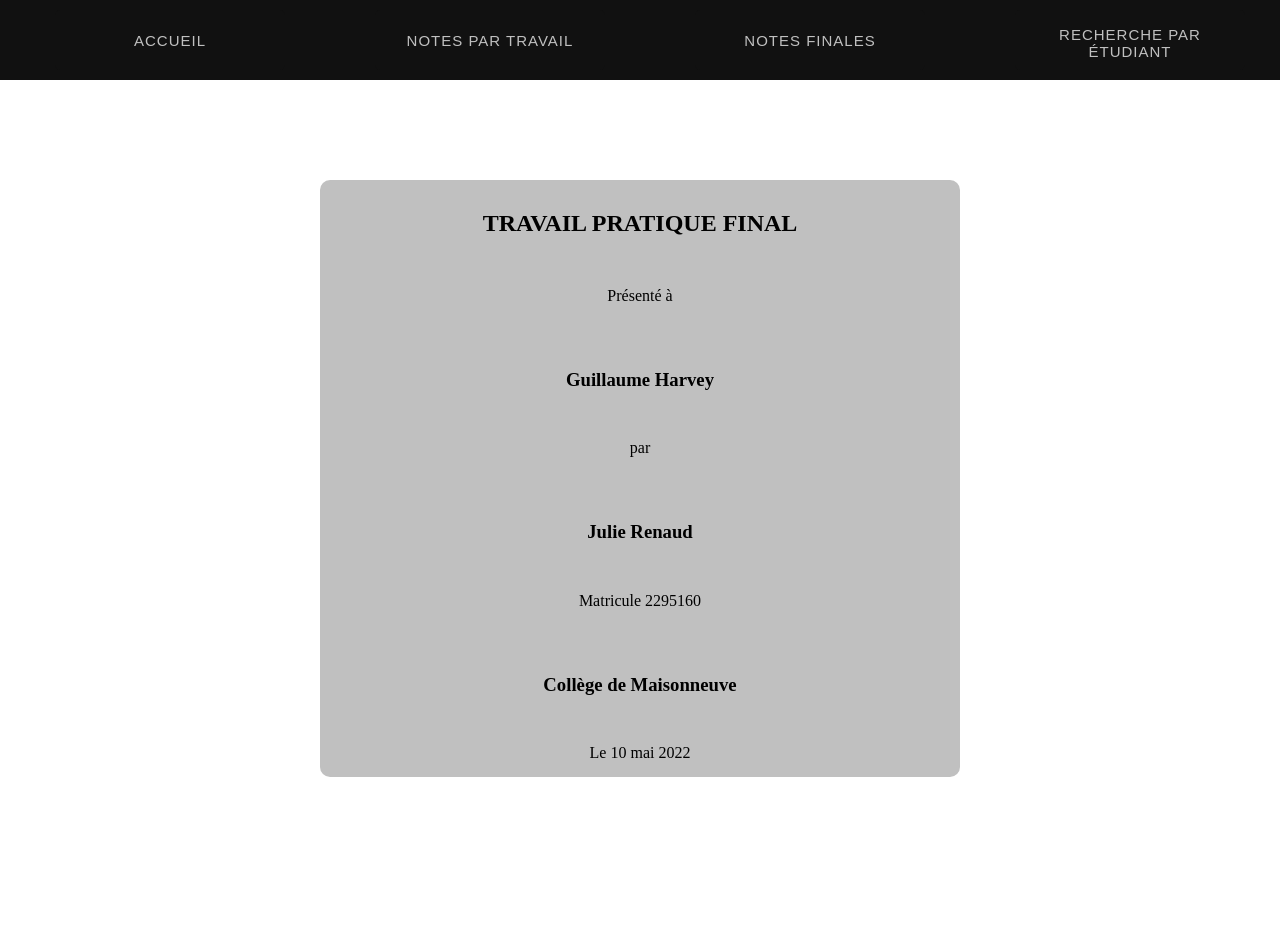
<file: public/portfolio/php-notesEtudiantes/index.html>
<!DOCTYPE html>
<html lang="en">
<head>
    <meta charset="UTF-8">
    <meta http-equiv="X-UA-Compatible" content="IE=edge">
    <meta name="viewport" content="width=device-width, initial-scale=1.0">
    <title>Accueil</title>
    <link rel="stylesheet" href="css/stylesheet.css">
</head>
<body>
    <nav class="navigation-test">
        <button class="glow-on-hover" type="button"><a href="index.html" aria-haspopup="true" aria-labelledby="fileLabel"><span id="fileLabel"></span>Accueil</a></button>
        <button class="glow-on-hover" type="button"><a href="note-par-travail.php" aria-haspopup="true" aria-labelledby="fileLabel"><span id="fileLabel"></span>Notes par travail</a></button>
        <button class="glow-on-hover" type="button"><a href="note-finale.php" aria-haspopup="true" aria-labelledby="fileLabel"><span id="fileLabel"></span>Notes finales</a></button>
        <button class="glow-on-hover" type="button"><a href="recherche-par-etudiant.php" aria-haspopup="true" aria-labelledby="fileLabel"><span id="fileLabel"></span>Recherche par étudiant</a></button>
    </nav>
    </nav>
    <div class = "centrer">
        <h2>TRAVAIL PRATIQUE FINAL</h2>
        <p>Présenté à</p>
        <h3>Guillaume Harvey</h3>
        <p>par</p>
        <h3>Julie Renaud</h3>
        <p>Matricule 2295160</p>
        <h3>Collège de Maisonneuve</h3>
        <p>Le 10 mai 2022</p>
    </div>
</body>
</html>
</file>
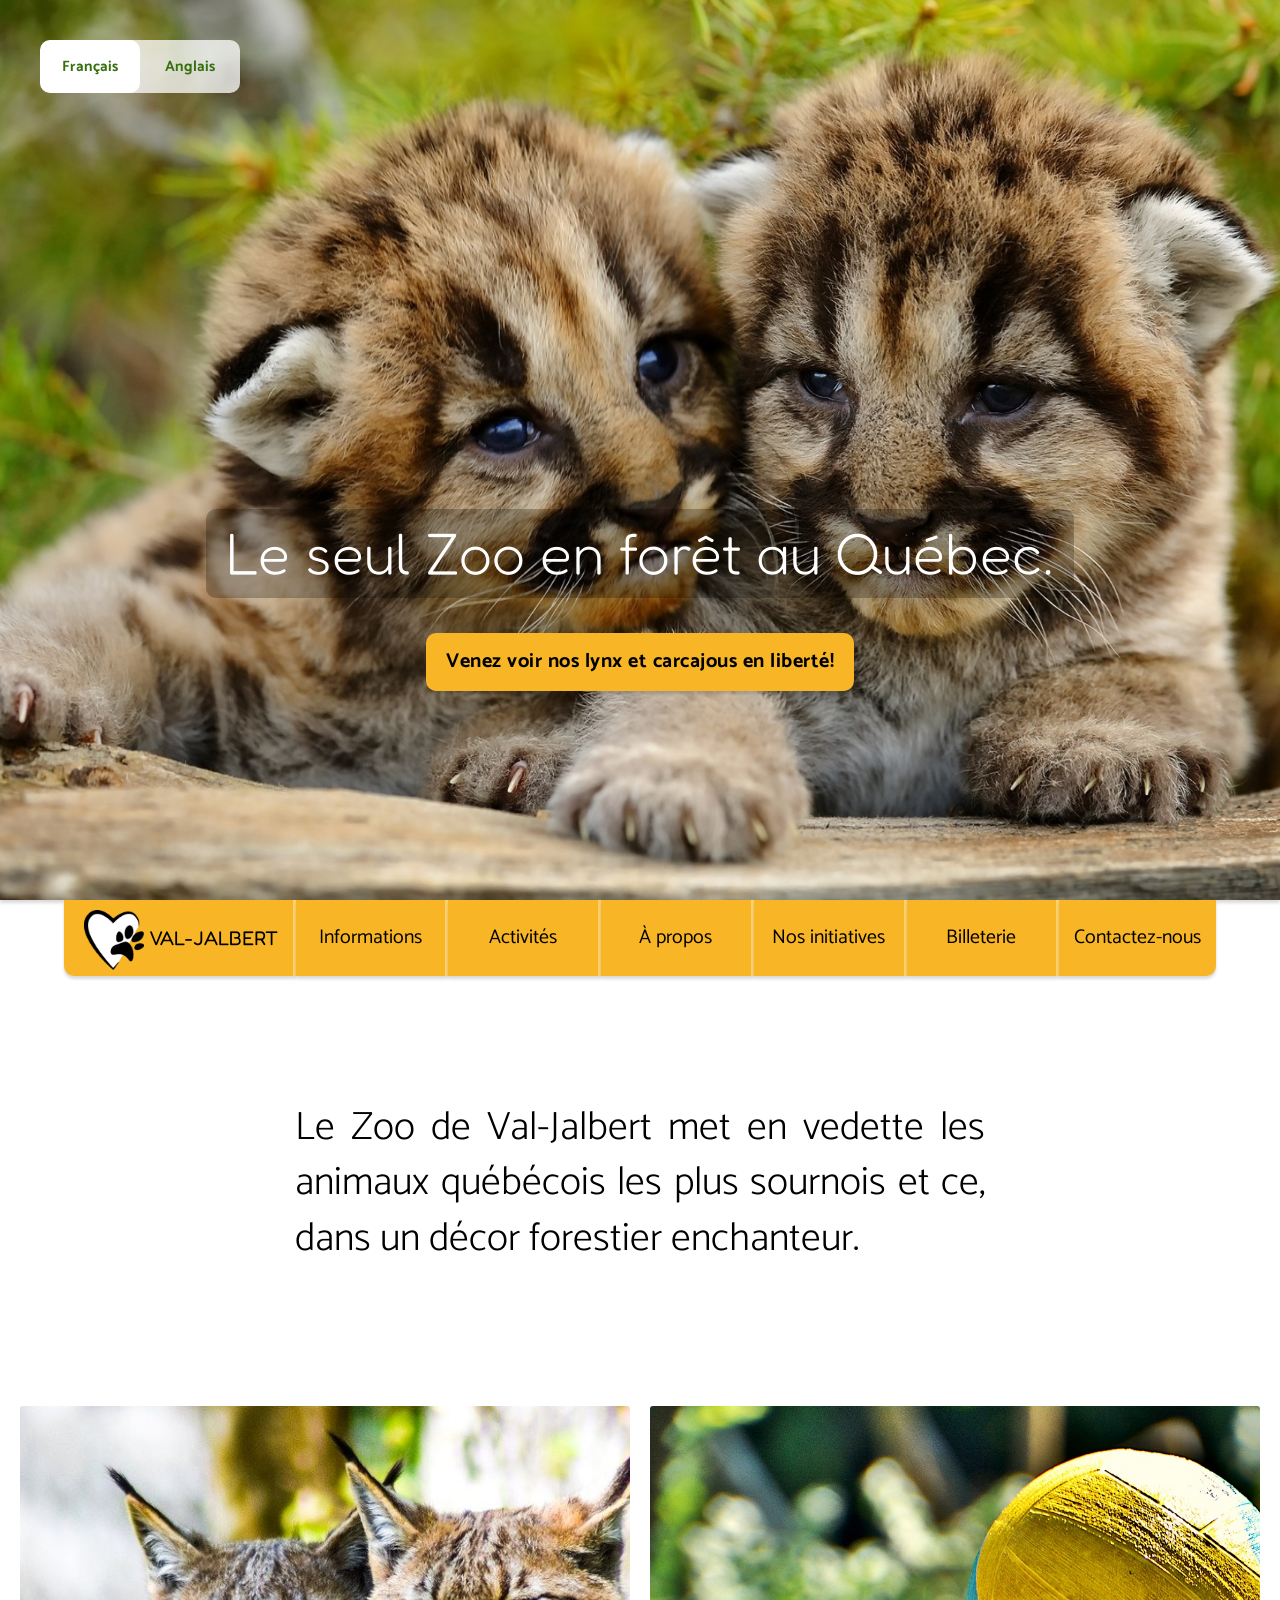
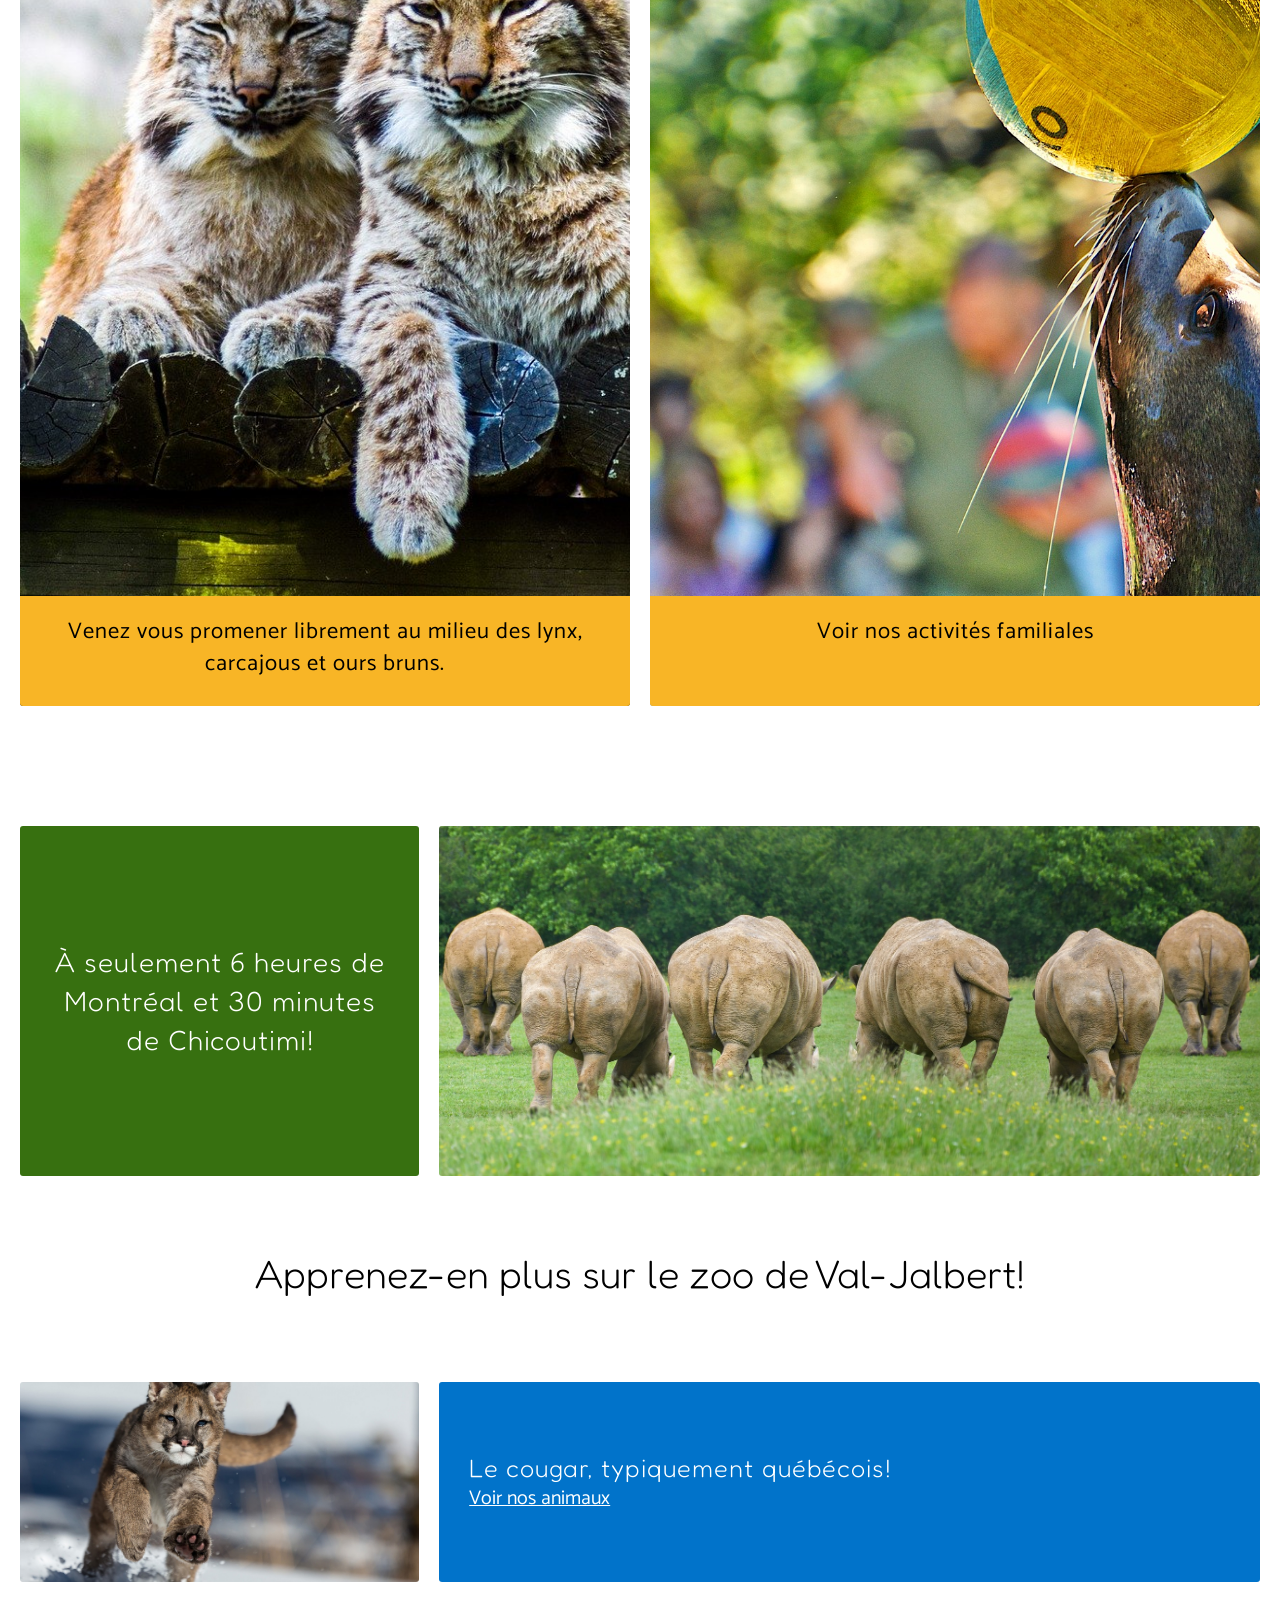
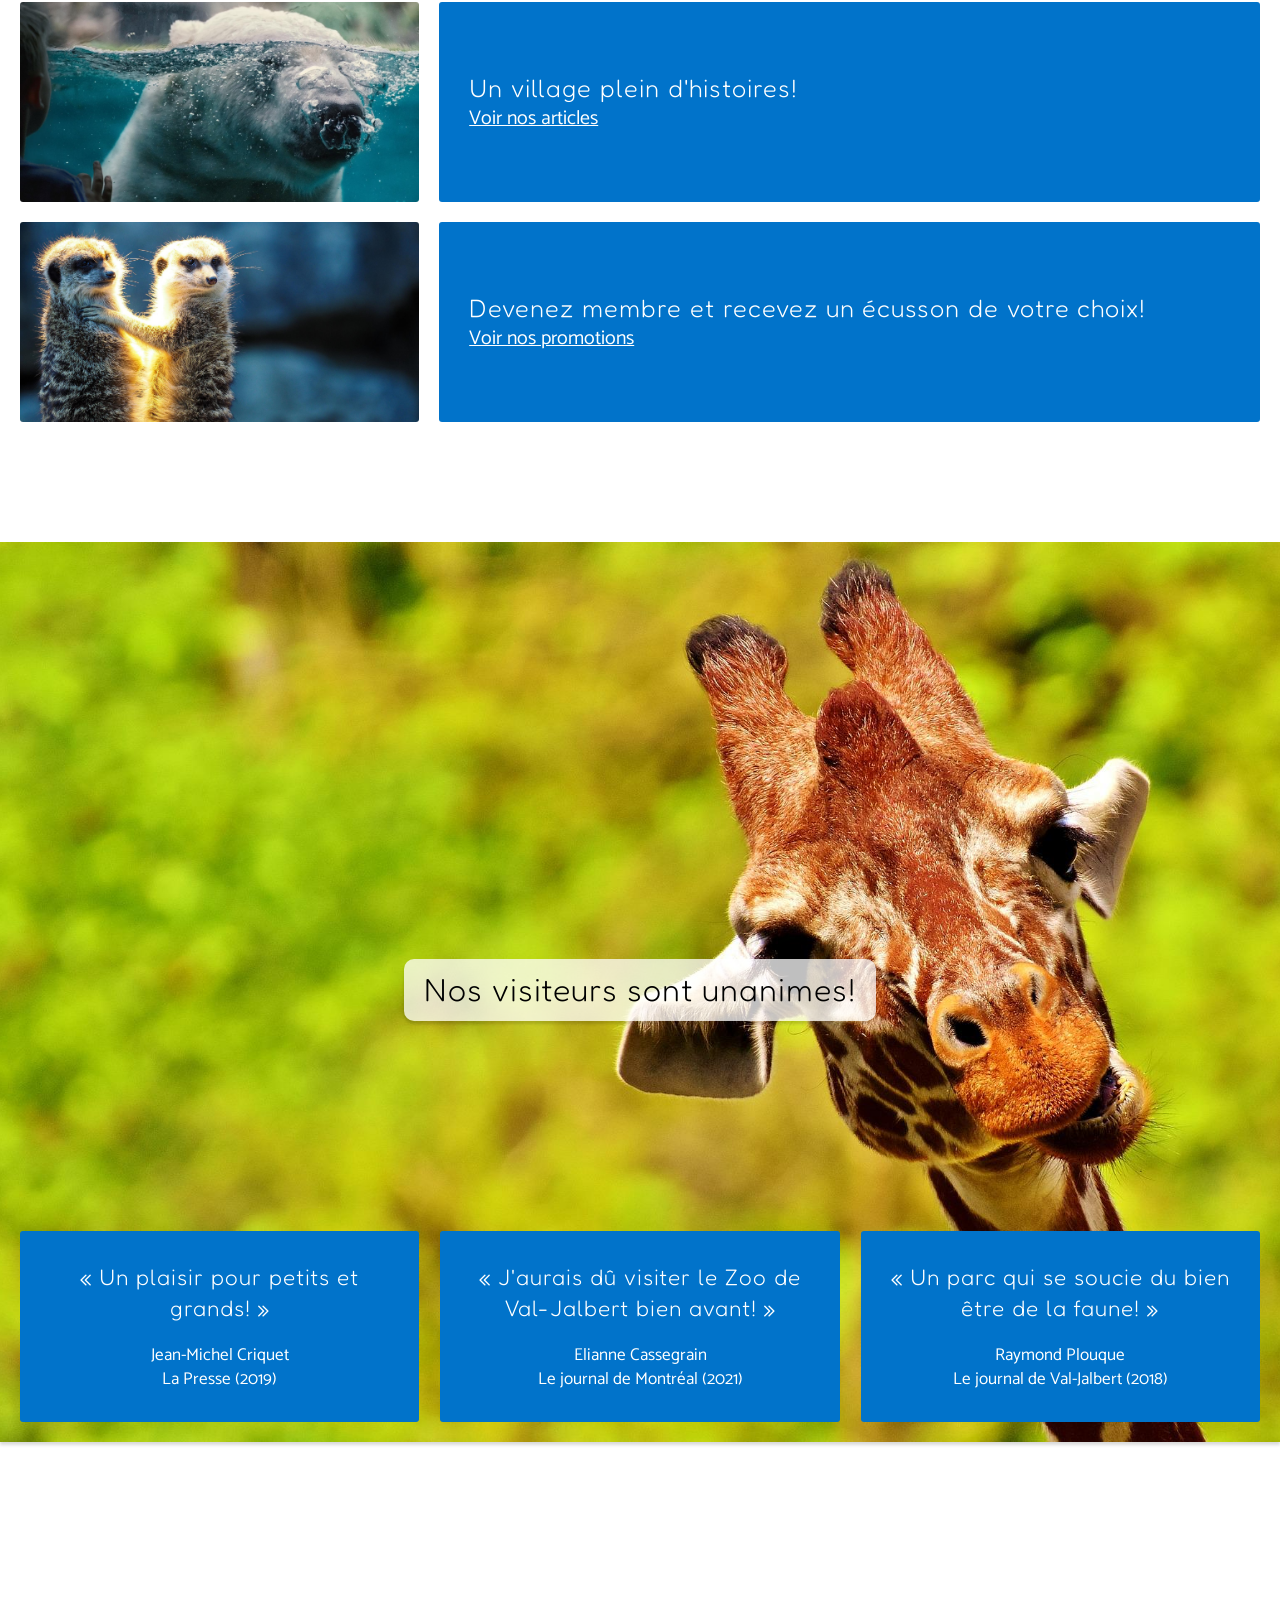
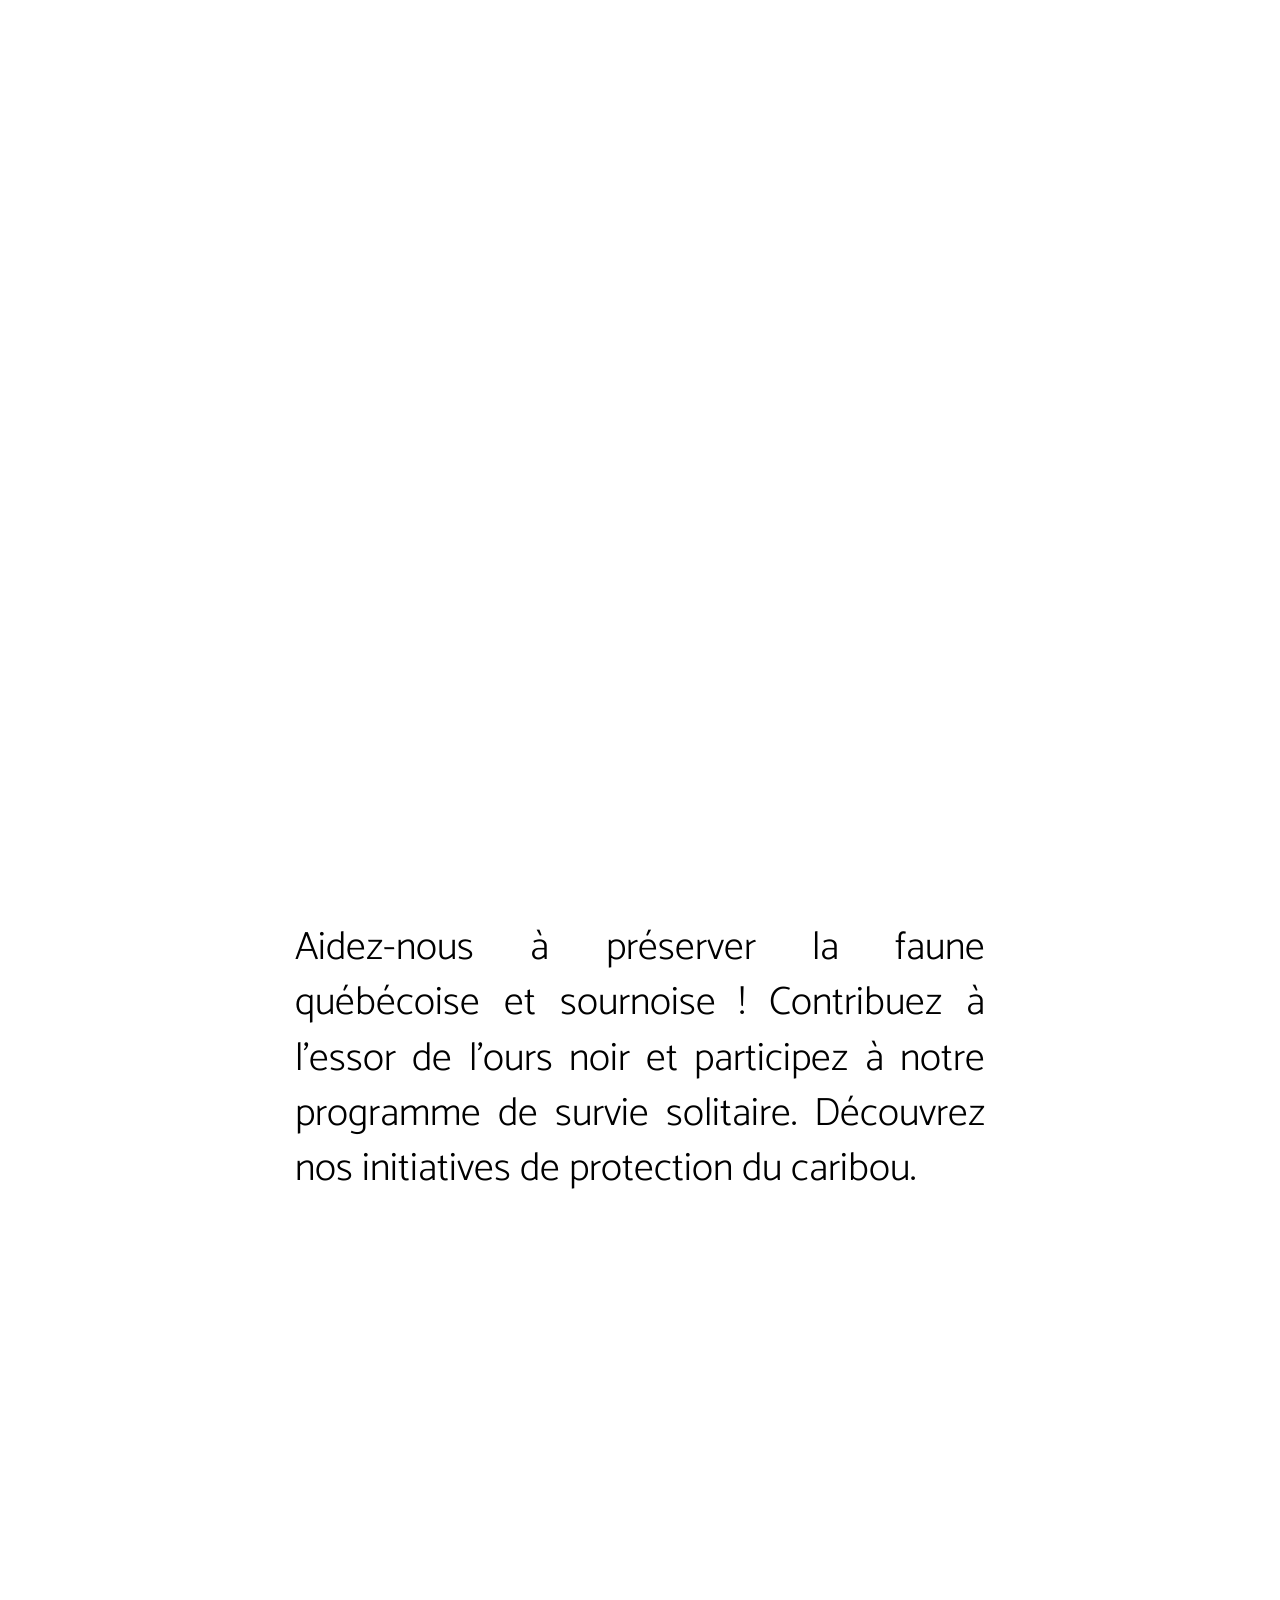
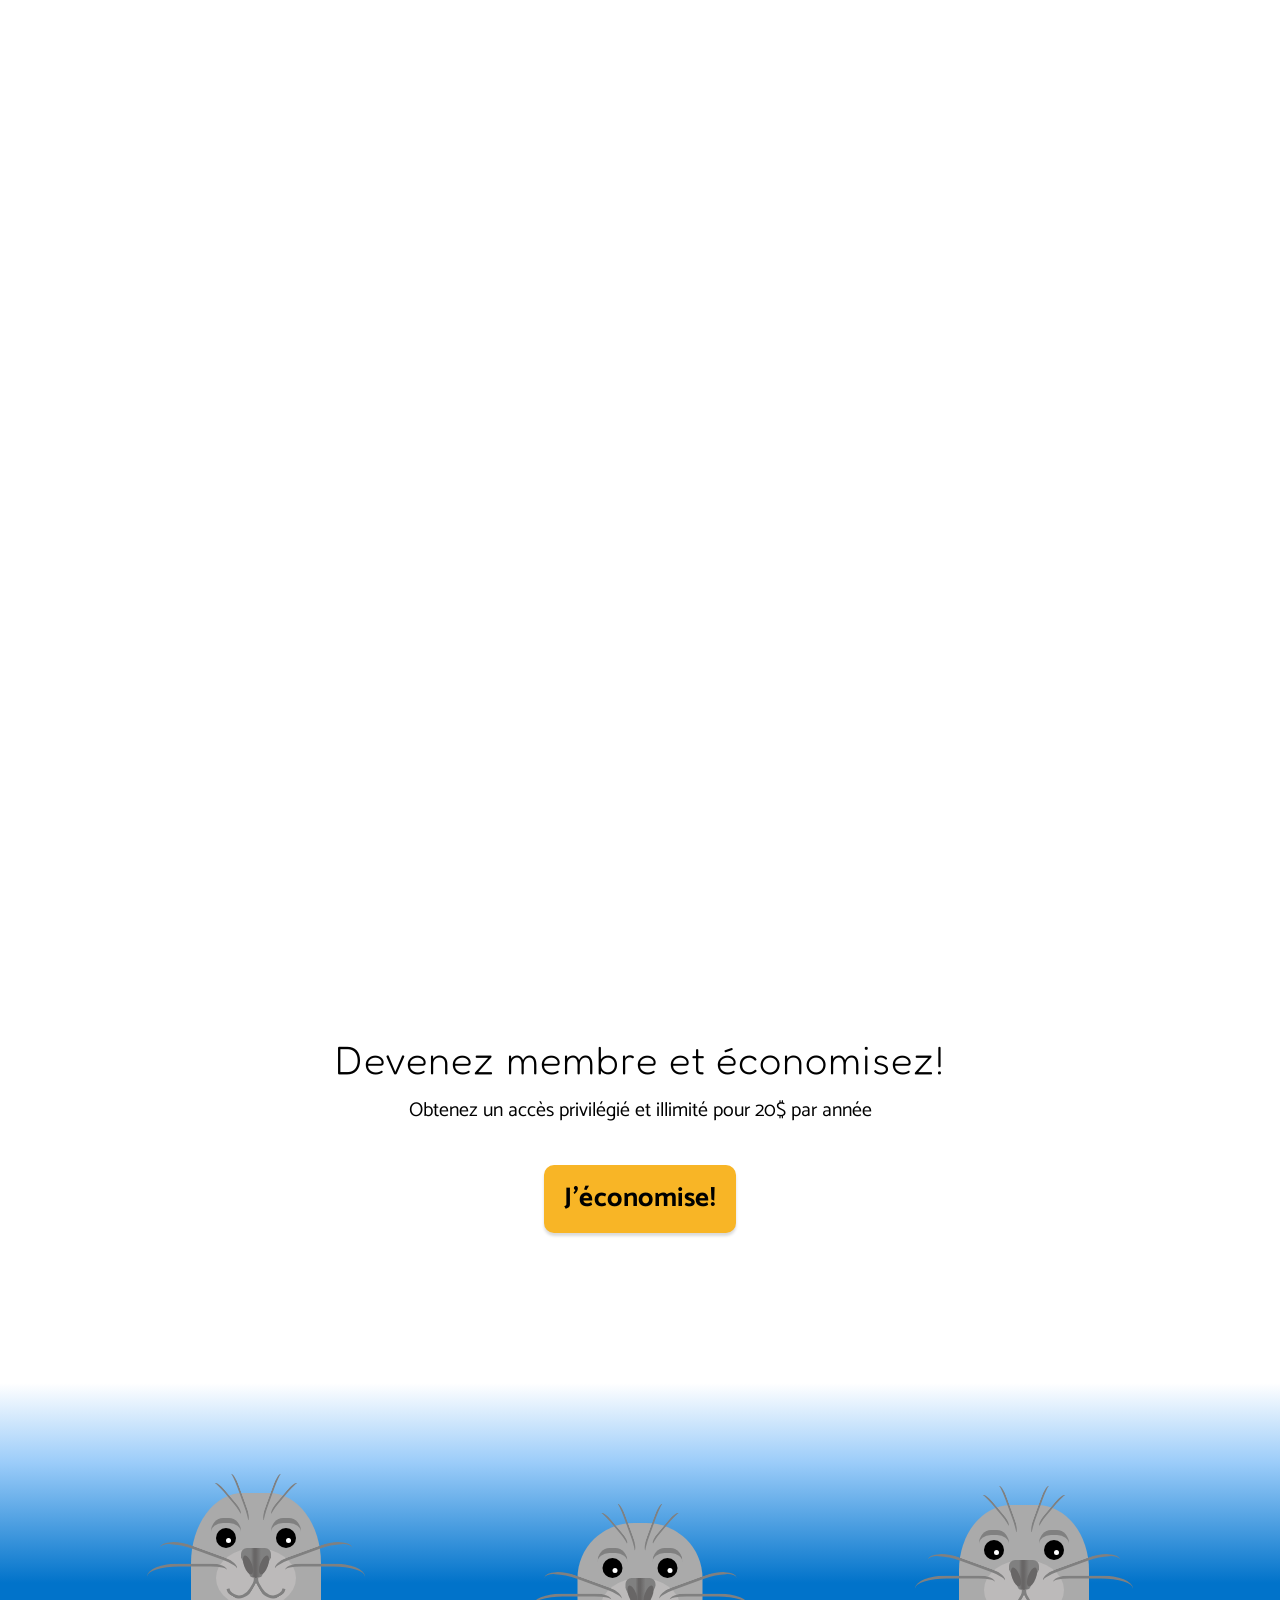
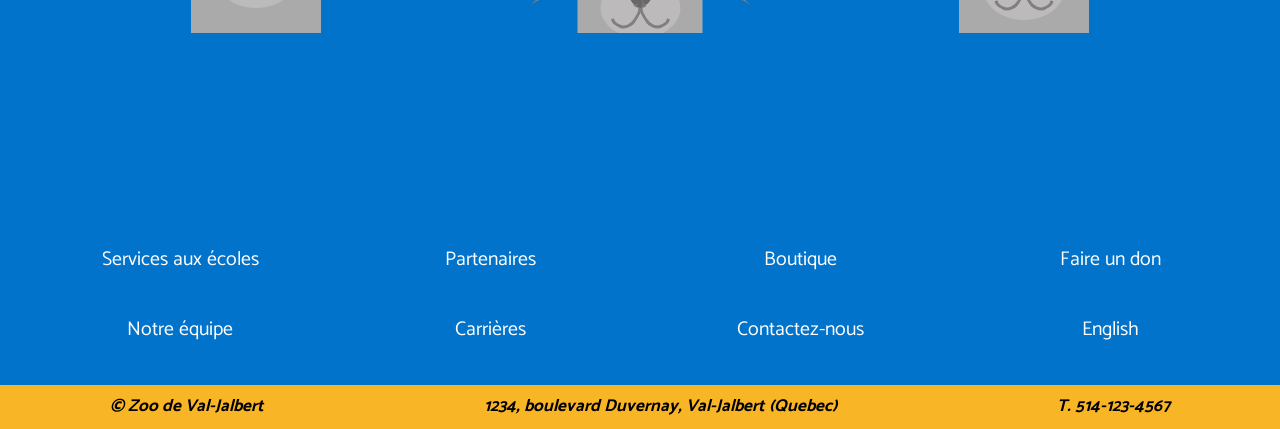
<file: public/portfolio/zooStFelicien/index.html>
<!DOCTYPE html>
<html lang="fr">
<head>
    <meta charset="UTF-8">
    <meta http-equiv="X-UA-Compatible" content="IE=edge">
    <meta name="viewport" content="width=device-width, initial-scale=1.0">
    <meta name="author" content="Gabriel Roy-Rizzoli & Julie Renaud">
    <title>Zoo de Val-Jalbert</title>
    <link rel="stylesheet" href="./css/utilitaires.css"/>
    <link rel="stylesheet" href="./css/parallax-composante.css"/>
    <link rel="stylesheet" href="./css/media-queries.css"/>
    <link rel="stylesheet" href="./css/carrousel-grid.css"/>
    <link rel="stylesheet" href="./css/voiles.css"/>
    <link rel="stylesheet" href="./css/contenu-sur-image.css">
    <link rel="stylesheet" href="./css/content-on-bloc.css">
    <link rel="stylesheet" href="./css/bloc-de-couleur.css">
    <link rel="stylesheet" href="./css/bouton-langue.css">
    <link rel="stylesheet" href="./css/nav-principale.css">
    <link rel="stylesheet" href="./css/phoque.css">
    <link rel="stylesheet" href="./css/mission.css">
    <link rel="stylesheet" href="./css/reviews.css">
    <link rel="stylesheet" href="./css/id-plus.css">
    <link rel="stylesheet" href="./css/call-to-action.css">
    <link rel="stylesheet" href="./css/footer.css">
    <link rel="stylesheet" href="./css/navigation-mobile.css">
    <link rel="preconnect" href="https://fonts.googleapis.com">
    <link rel="preconnect" href="https://fonts.gstatic.com" crossorigin>
</head>
<body>
  <header class="content-on-image box-shadow content-on-image-accueil" id="header">
    <img src="./img/1920x1200-2bebes-cougars.jpg" alt="Banniere" class="banniere">
    <!--Source : Nitish Tyagi https://codepen.io/nikkk-me/pen/abvPjeG * Modifié-->
    <div class="switch-button">
      <input name = "langue" class="switch-button-checkbox" type="checkbox">
      <label class="switch-button-label" for="langue"><span class="switch-button-label-span">Français</span></label>
    </div>
    <h1 class="veil-black home-page-header">Le seul Zoo en forêt au Québec.</h1>
    <a href="" class="button">Venez voir nos lynx et carcajous en liberté!</a> 
  </header>
  <nav class="navigation-principale nav" id="navigation-principale">
    <a href="index.html" class="box-shadow" id="aLogo"><img src="img/logo.png" alt="logo-zoo" class="logo">Val-Jalbert</a>
    <a href="portail.html" class="box-shadow">Informations</a>   
    <a href="" class="box-shadow">Activités</a>    
    <a href="fiche.html" class="box-shadow">À propos</a>    
    <a href="" class="box-shadow">Nos initiatives</a>  
    <a href="" class="box-shadow">Billeterie</a>  
    <a href="" class="box-shadow">Contactez-nous</a>  
  </nav>
  <input type="checkbox">
  <nav class="navigation-mobile">
    <a href="portail.html" >Informations</a>   
    <a href="" >Activités</a>  
    <a href="" >Billeterie</a>    
    <a href="fiche.html">À propos</a>    
    <a href="">Nos initiatives</a>  
  </nav>
  <section id="mission-statement">
    <h2 class="mission">Le Zoo de Val-Jalbert met en vedette les animaux québécois les plus sournois et ce, dans <!--<strong>-->un décor forestier enchanteur.<!--</strong>--></h2>
    <div class="flex-horizontal">
      <article class="content-on-image content-on-block">
        <img src="img/zoo-g45825db71_1920.jpg" alt="Animaux">
        <a href="" class="large-button">Venez vous promener librement au milieu des lynx, carcajous et ours bruns.</a>
      </article>
      <article class="content-on-image content-on-block">
        <img src="img/seal-g4f1c7ddd3_1920.jpg" alt="Famille">
        <a href="" class="large-button">Voir nos activités familiales</a>
      </article>
    </div>
  </section>
  
  <section id="map">
    <article class="flex-horizontal">
      <div class="one-third colored-block-promo flex-vertical">
        <h3>À seulement 6 heures de Montréal et 30 minutes de Chicoutimi!</h3>
      </div>
      <div class="two-thirds flex-vertical">
        <img src="img/rhinoceros-g9ac38d61a_1920.jpg" alt="Google Map">
      </div>
    </article>
  </section>

  <section id="plus">
    <h2>Apprenez-en plus sur le zoo de Val-Jalbert!</h2>
    <article class="flex-horizontal">
      <div class="one-third flex-vertical">
        <img src="img/cougar_cours.jpeg" alt="Cougar">
      </div>
      <div class="two-thirds colored-block flex-vertical" onclick="Rediriger()">
        <h4>Le cougar, typiquement québécois!</h4>
        <a href="fiche.html">Voir nos animaux</a>
      </div>
    </article>

    <article class="flex-horizontal">
      <div class="one-third flex-vertical">
        <img src="img/polar-bear-gf55ba3140_1920.jpg" alt="Village">
      </div>
      <div class="two-thirds colored-block flex-vertical" onclick="Rediriger()">
        <h4>Un village plein d'histoires!</h4>
        <a href="">Voir nos articles</a>
      </div>
    </article>
    <article class="flex-horizontal">
      <div class="one-third flex-vertical">
        <img src="img/meerkat-gcb763d818_1920.jpg" alt="Promo">
      </div>
      <div class="two-thirds colored-block flex-vertical" onclick="Rediriger()">
        <h4>Devenez membre et recevez un écusson de votre choix!</h4>
        <a href="">Voir nos promotions</a>
      </div>
    </article>
  </section>

  <section id="reviews" class="content-on-image box-shadow">
    <img src="img/giraffe-gec4ece915_1920.jpg" alt="Fond texturé">
    <h3 class="veil-white promo">Nos visiteurs sont unanimes!</h3>
    <span class="triangle-rectangle"></span>
    <div class="flex-horizontal reviews">
      <article class="one-third colored-block">
        <h5>«&nbsp;Un plaisir pour petits et grands!&nbsp;»</h5>
        <small>Jean-Michel Criquet<br>La Presse (2019)</small>
      </article>
      <article class="one-third colored-block">
        <h5>«&nbsp;J'aurais dû visiter le Zoo de Val-Jalbert bien avant!&nbsp;»</h5>
        <small>Elianne Cassegrain<br>Le journal de Montréal (2021)</small>
      </article>
      <article class="one-third colored-block">
        <h5>«&nbsp;Un parc qui se soucie du bien être de la faune!&nbsp;»</h5>
        <small>Raymond Plouque<br>Le journal de Val-Jalbert (2018)</small>
      </article>
    </div>
  </section>
  <section class="espacement">
  </section>
  <section class="parallax-description">
    <div id="first" class="parallax">
    </div>
    <div id="second" class="parallax">
      <div class="parallax-text">
        <section id="mission-statement">
          <h2 class="mission">Aidez-nous à préserver la faune québécoise et sournoise !  Contribuez à l’essor de l’ours noir et participez à notre programme de survie solitaire. Découvrez nos initiatives de protection du caribou.</h2>
          <!--<a class="button-participe">Je participe</a>-->
        </section>
      </div>
    </div>
    <div id="third" class="parallax">
    </div>
  </section>

  <section id="call-action" class="flex-horizontal">
    <article class="flex-vertical">
      <h3 class="promo">Devenez membre et économisez!</h3>
      <small>Obtenez un accès privilégié et illimité pour 20$ par année</small>
      <a href="" class="button-economie">J'économise!</a>
    </article>
  </section>

  <footer class="pied-de-page">
    <!--Source : Suzanne Aitchison, https://codepen.io/aitchiss/pen/ZEQRpax * Modifié-->
    <div class="box-canvas">
      <div class="seal">
        <div class="mask">
          <div class="whisker left"></div>
          <div class="whisker right"></div>
        </div>
        <div class="brow left"></div>
        <div class="brow right"></div>
        <div class="eye left"></div>
        <div class="eye right"></div>
        <div class="mouth"></div>
        <div class="nose">
          <div class="nostrils"></div>
        </div>
      </div>
      <div class="seal-centre">
        <div class="mask">
          <div class="whisker left"></div>
          <div class="whisker right"></div>
        </div>
        <div class="brow left"></div>
        <div class="brow right"></div>
        <div class="eye left"></div>
        <div class="eye right"></div>
        <div class="mouth"></div>
        <div class="nose">
          <div class="nostrils"></div>
        </div>
      </div>
      <div class="seal-droite">
        <div class="mask">
          <div class="whisker left"></div>
          <div class="whisker right"></div>
        </div>
        <div class="brow left"></div>
        <div class="brow right"></div>
        <div class="eye left"></div>
        <div class="eye right"></div>
        <div class="mouth"></div>
        <div class="nose">
          <div class="nostrils"></div>
        </div>
      </div>
    </div>
    <div class="footer">
      <div class="footer-line">
        <a href="" class="one-third">Services aux écoles</a>    
        <a href="" class="one-third">Partenaires</a>    
        <a href="" class="one-third">Boutique</a>    
        <a href="" class="one-third">Faire un don</a>    
        <a href="" class="one-third">Notre équipe</a>    
        <a href="" class="one-third">Carrières</a>    
        <a href="" class="one-third">Contactez-nous</a>    
        <a href="" class="one-third">English</a>    
      </div>
    </div>
    <div class="footer-infos">
      <div class="footer-infos-contenu">
        <small>&copy; Zoo de Val-Jalbert</small>
        <small>1234, boulevard Duvernay, Val-Jalbert (Quebec)</small>
        <small>T. 514-123-4567</small>
      </div>
    </div>
  </footer>
  <script>
    
    let header = document.querySelector("#navigation-principale");
    let lastScrollValue = 0;

    document.addEventListener('scroll',() => {
        let top  = document.documentElement.scrollTop;
        if(lastScrollValue < top) {
          header.classList.add("hidden");
        } else {
          header.classList.remove("hidden");
        }
        lastScrollValue = top;
    });

    function Rediriger(){
      location.replace("fiche.html");
    }

  </script>
</body>
</html>
</file>
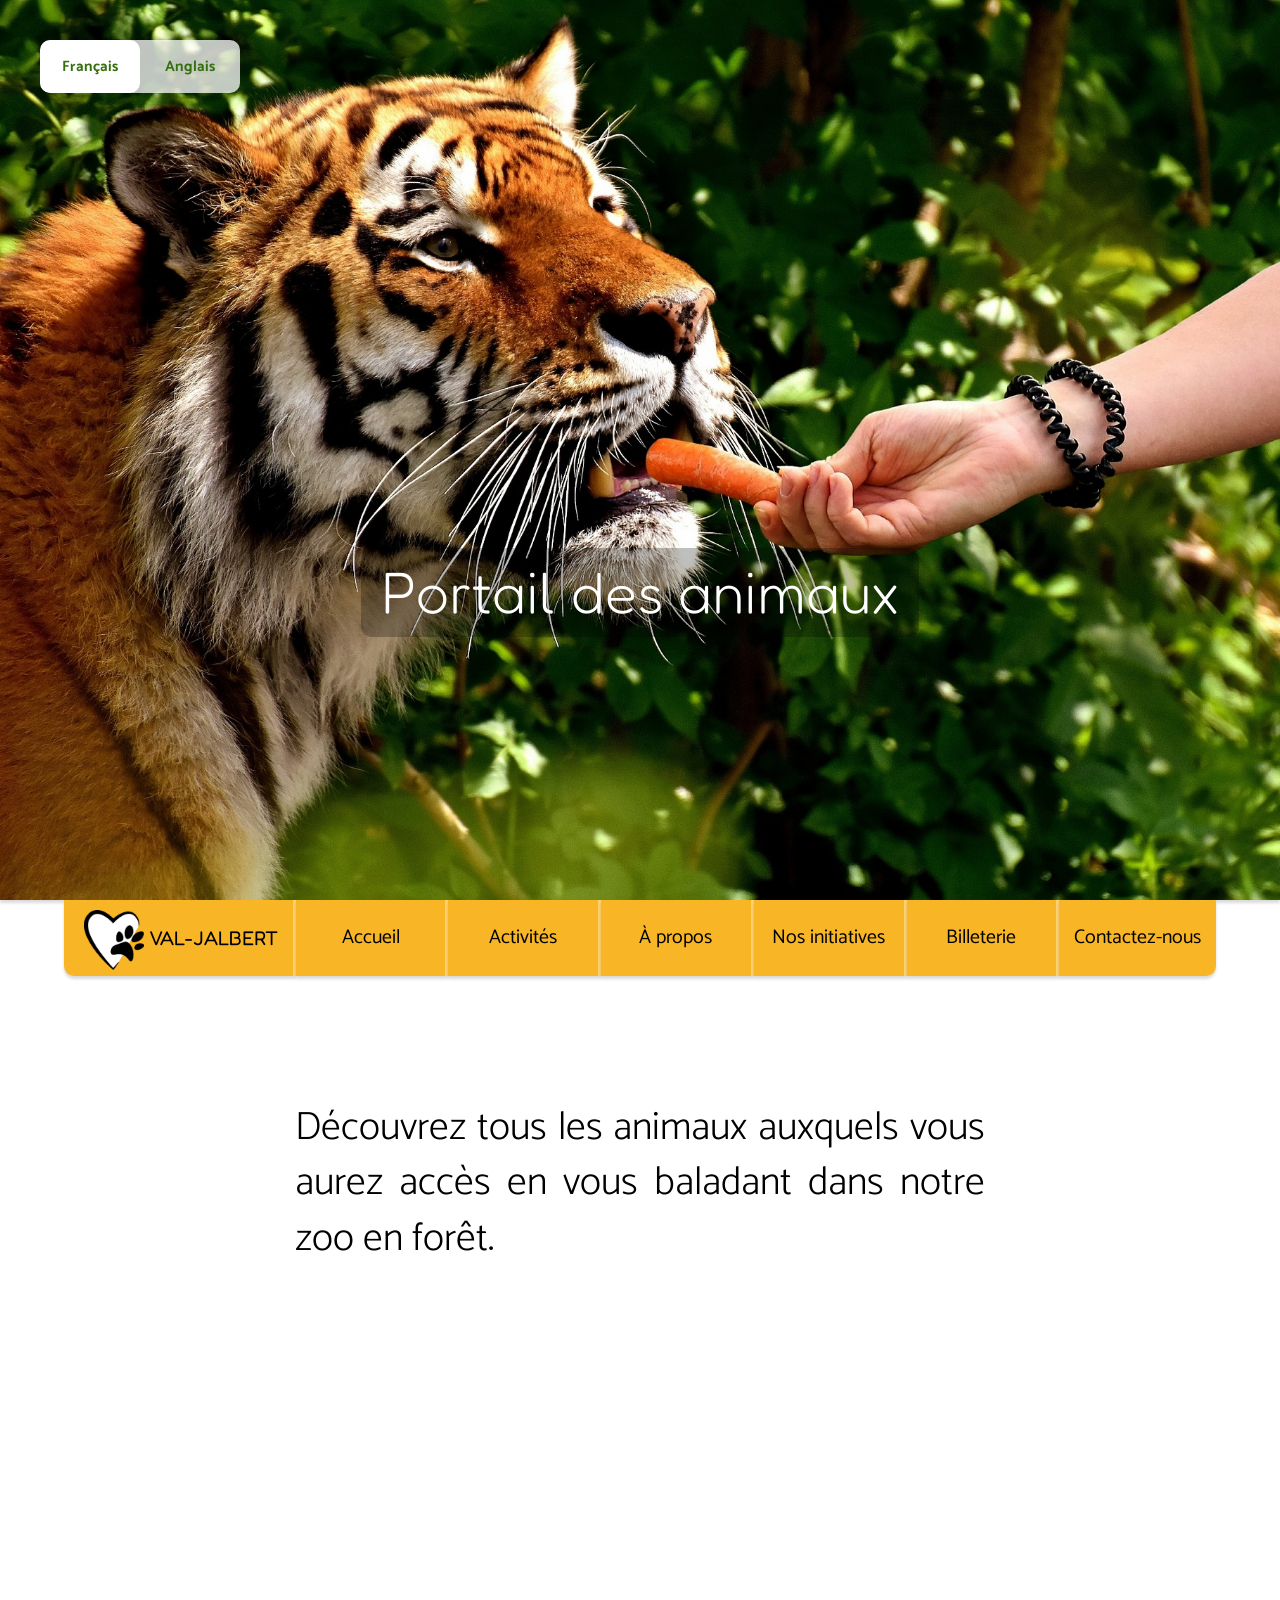
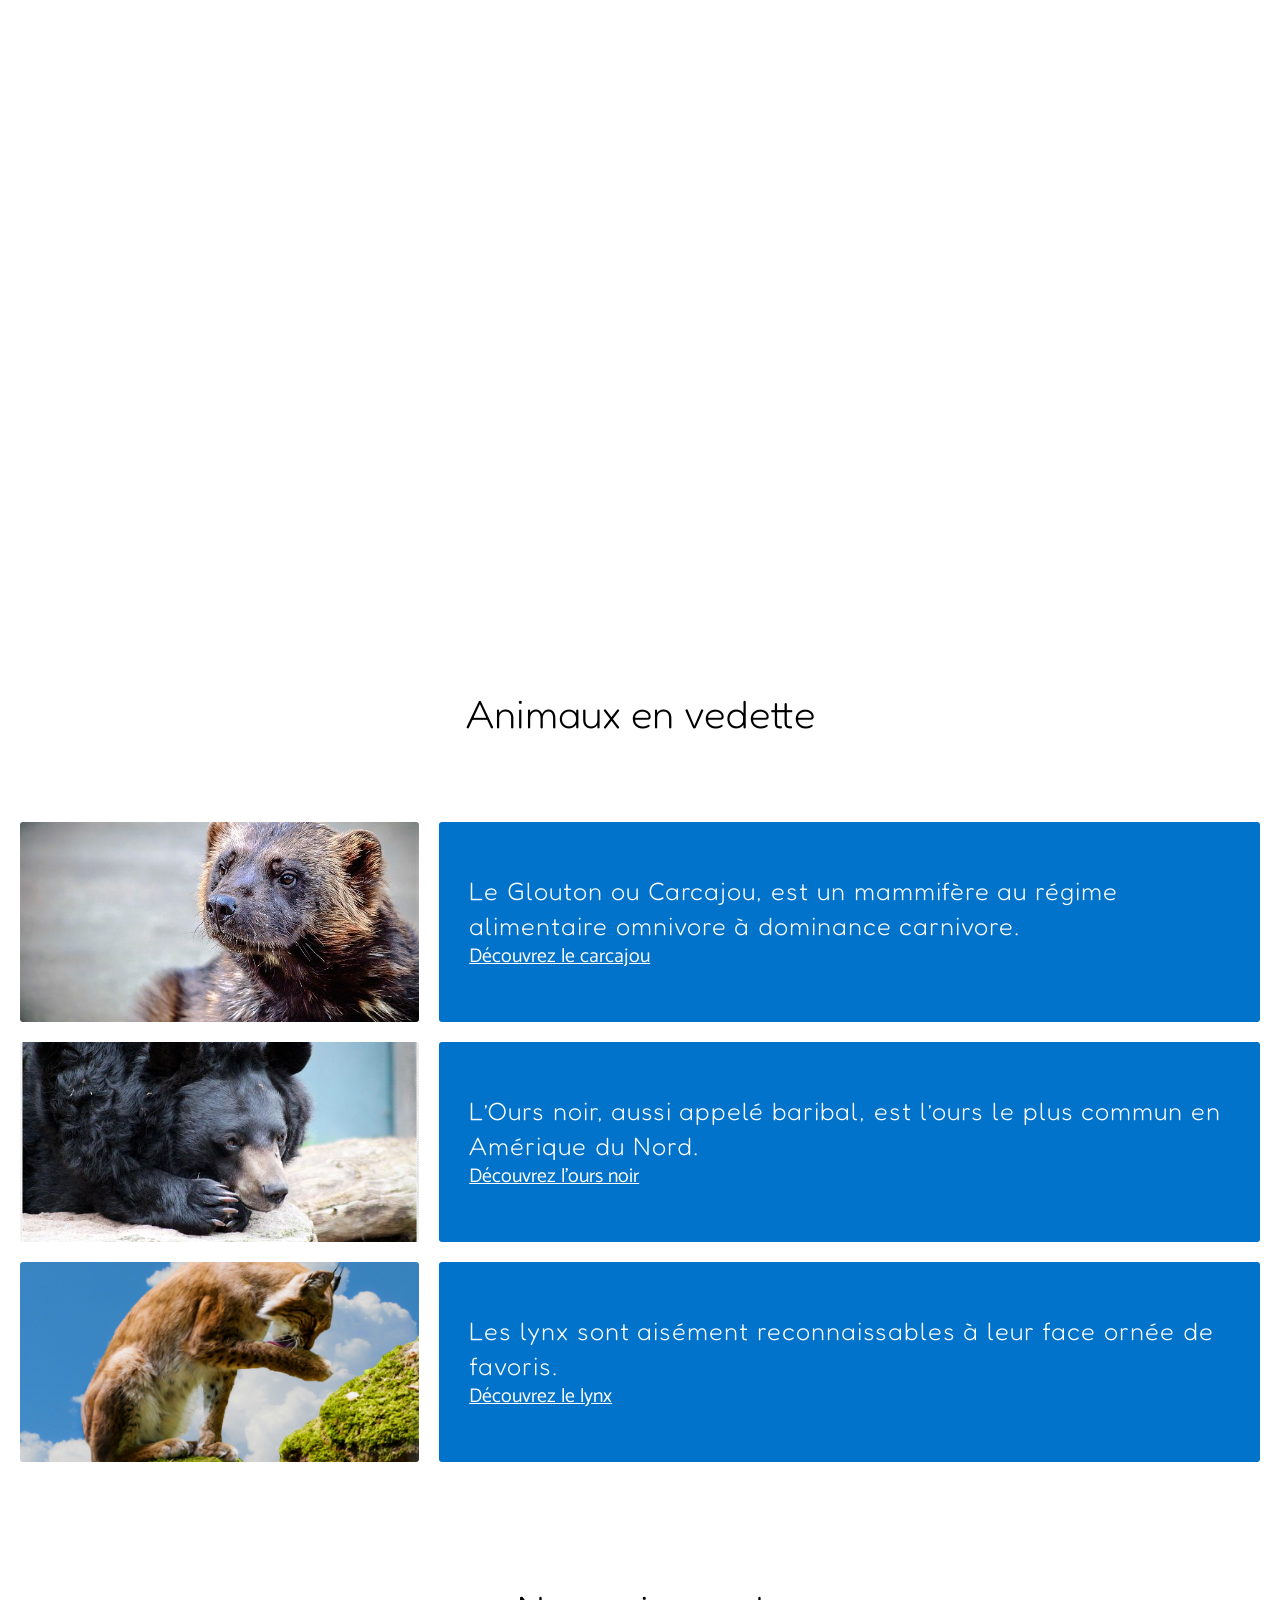
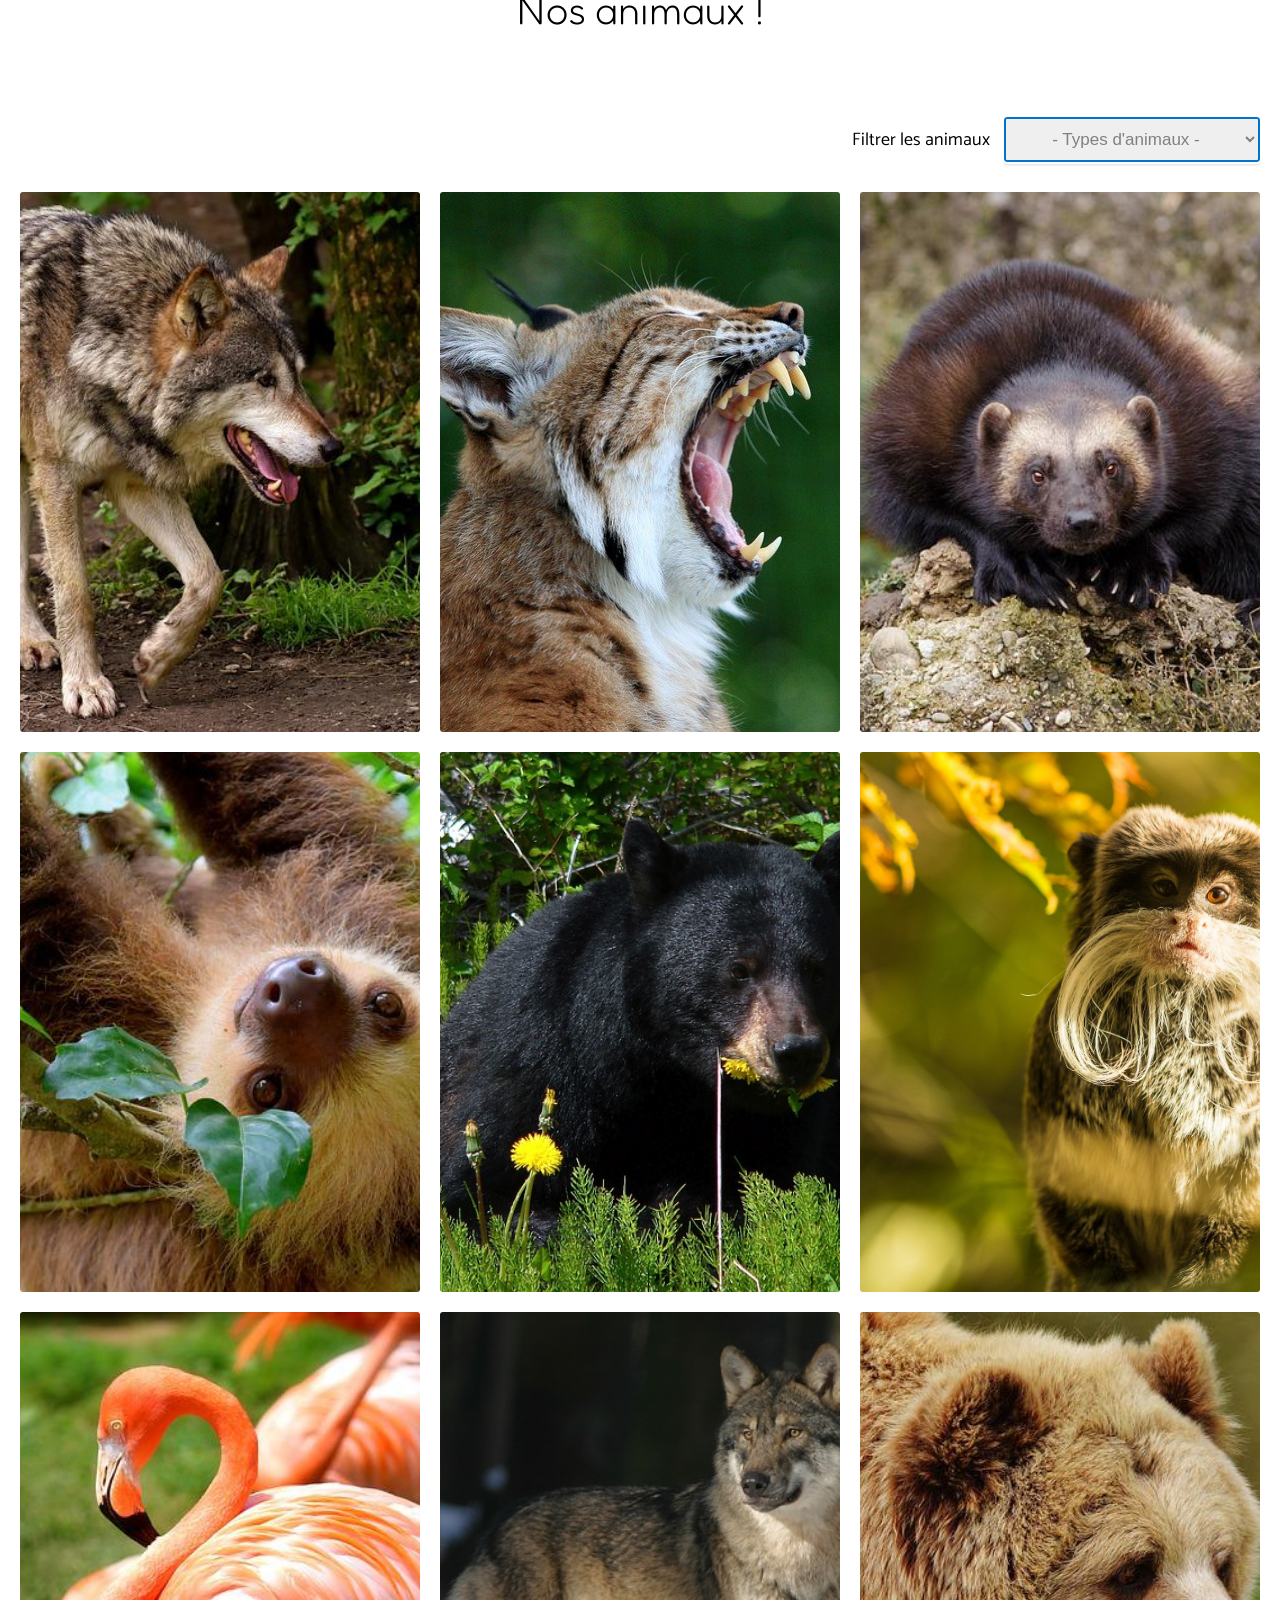
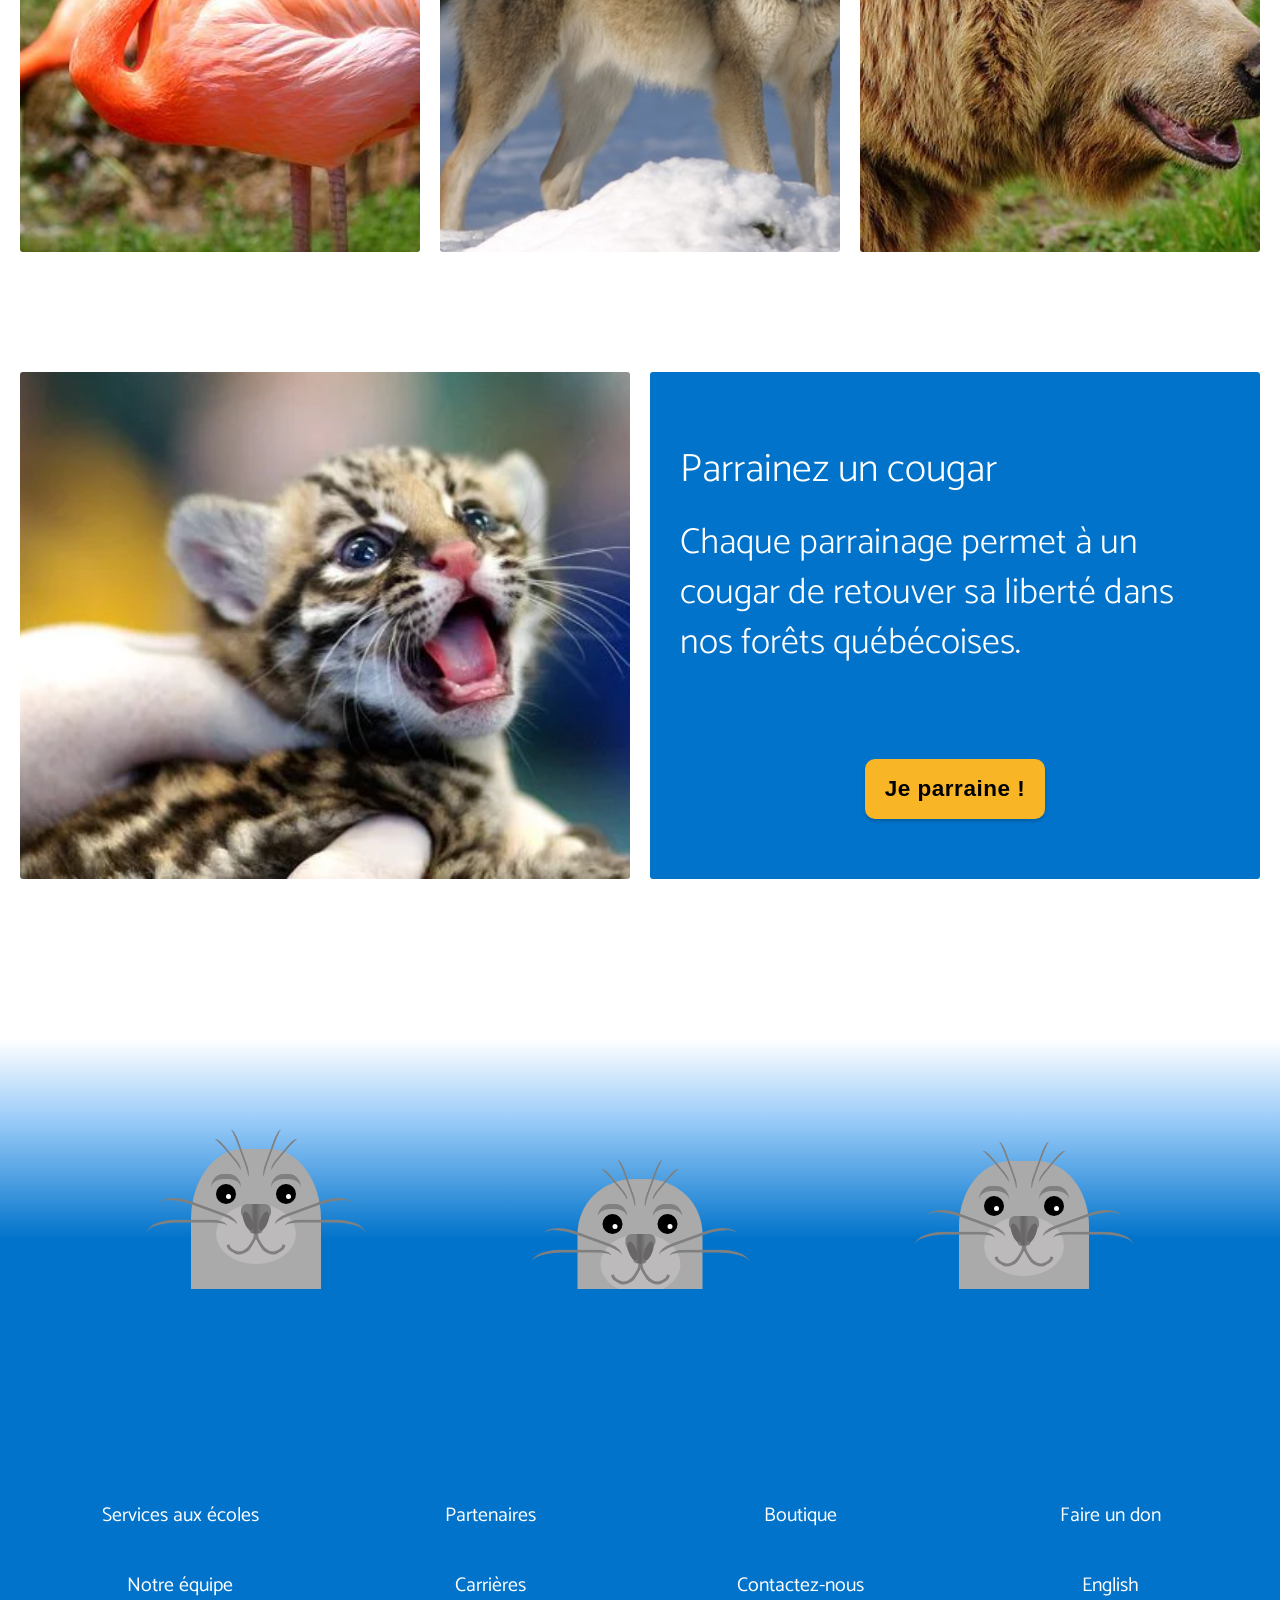
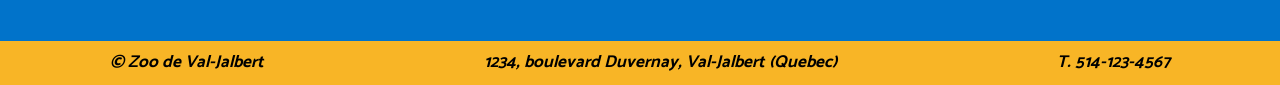
<file: public/portfolio/zooStFelicien/portail.html>
<!DOCTYPE html>
<html lang="fr">
<head>
    <meta charset="UTF-8">
    <meta http-equiv="X-UA-Compatible" content="IE=edge">
    <meta name="viewport" content="width=device-width, initial-scale=1.0">
    <meta name="author" content="Gabriel Roy-Rizzoli & Julie Renaud">
    <title>Zoo de Val-Jalbert</title>
    <link rel="stylesheet" href="css/utilitaires.css"/>
    <link rel="stylesheet" href="css/parallax-composante.css"/>
    <link rel="stylesheet" href="css/media-queries.css"/>
    <link rel="stylesheet" href="css/carrousel-grid.css"/>
    <link rel="stylesheet" href="css/voiles.css"/>
    <link rel="stylesheet" href="css/contenu-sur-image.css">
    <link rel="stylesheet" href="css/content-on-bloc.css">
    <link rel="stylesheet" href="css/bloc-de-couleur.css">
    <link rel="stylesheet" href="css/bouton-langue.css">
    <link rel="stylesheet" href="css/nav-principale.css">
    <link rel="stylesheet" href="css/phoque.css">
    <link rel="stylesheet" href="css/mission.css">
    <link rel="stylesheet" href="css/reviews.css">
    <link rel="stylesheet" href="css/id-plus.css">
    <link rel="stylesheet" href="css/call-to-action.css">
    <link rel="stylesheet" href="css/footer.css">
    <link rel="stylesheet" href="css/navigation-mobile.css">
    <link rel="preconnect" href="https://fonts.googleapis.com">
    <link rel="preconnect" href="https://fonts.gstatic.com" crossorigin>
</head>
<body>
    <header class="content-on-image box-shadow" id="header">
        <img src="img/kim_la_tigresse_1920.jpg" alt="Banniere ours blanc" class="banniere">
        <div class="switch-button">
          <input name = "langue" class="switch-button-checkbox" type="checkbox">
          <label class="switch-button-label" for="langue"><span class="switch-button-label-span">Français</span></label>
        </div>
        <h1 class="veil-black">Portail des animaux</h1>
    </header>
    <nav class="navigation-principale nav" id="navigation-principale">
        <a href="index.html" class="box-shadow" id="aLogo"><img src="img/logo.png" alt="logo-zoo" class="logo">Val-Jalbert</a>
        <a href="index.html" class="box-shadow">Accueil</a>   
        <!--<a href="portail.html" class="box-shadow">Informations</a>-->
        <a href="" class="box-shadow">Activités</a>    
        <a href="fiche.html" class="box-shadow">À propos</a>    
        <a href="" class="box-shadow">Nos initiatives</a>  
        <a href="" class="box-shadow">Billeterie</a>  
        <a href="" class="box-shadow">Contactez-nous</a>  
    </nav>
    <input type="checkbox">
    <nav class="navigation-mobile">
      <a href="portail.html" >Informations</a>   
      <a href="" >Activités</a> 
      <a href="" >Billeterie</a>     
      <a href="fiche.html">À propos</a>    
      <a href="">Nos initiatives</a>  
    </nav>
    <section id="mission-statement">
        <h2 class="mission">Découvrez tous les animaux auxquels vous aurez accès en vous baladant dans notre zoo en forêt.</h2>
    </section>
    <section class="parallax-composante">
      <div id="first-portail" class="parallax">
      </div>
    </section>
    <section id="plus">
        <h2>Animaux en vedette</h2>
        <article class="flex-horizontal">
            <div class="one-third flex-vertical">
                <img src="img/carcajou_640.jpg" alt="Carcajou">
            </div>
            <div class="two-thirds colored-block flex-vertical" onclick="Rediriger()">
                <h4>Le Glouton ou Carcajou, est un mammifère au régime alimentaire omnivore à dominance carnivore.</h4>
                <a href="">Découvrez le carcajou</a>
            </div>
        </article>
        <article class="flex-horizontal">
            <div class="one-third flex-vertical">
                <img src="img/ours_noir_drole_640.jpg" alt="Ours noir">
            </div>
            <div class="two-thirds colored-block flex-vertical" onclick="Rediriger()">
                <h4>L’Ours noir, aussi appelé baribal, est l’ours le plus commun en Amérique du Nord.</h4>
                <a href="">Découvrez l’ours noir</a>
            </div>
        </article>
        <article class="flex-horizontal">
        <div class="one-third flex-vertical">
            <img src="img/lynx-gee3a86d80_1920-1.jpg" alt="Lynx">
        </div>
        <div class="two-thirds colored-block flex-vertical" onclick="Rediriger()">
            <h4>Les lynx sont aisément reconnaissables à leur face ornée de favoris.</h4>
            <a href="">Découvrez le lynx</a>
        </div>
        </article>
    </section>
    <section class="carrousel-grid">
      <h2>Nos animaux !</h2>
      <form action="" class="rechercher">
        <label for="rechercher">Filtrer les animaux</label>
          <select name="rechercher" id="rechercher">
            <option value="0">- Types d'animaux - </option>
            <option value="1">Amphibien</option>
            <option value="2">Oiseau</option>
            <option value="3">Canin</option>
            <option value="4">Félin</option>
            <option value="5">Mustélidé</option>
          </select>
      </form>
      <div class="grille">
        <article class="conteneur">
            <img src="img/charles_le_coyotte_640.jpg" alt="Charles le coyotte">
            <div class="description">
              <div class="description-texte">
                <h4>Charles le coyotte</h4>
                <p>Lorem ipsum dolor sit amet, consectetur adipisicing elit. Magnam neque ipsum perspiciatis, dolorum libero adipisci?</p>
              </div>
            </div>
        </article>
        <article class="conteneur">
          <img src="img/bob_le_lynx_640.jpg" alt="Bob le lynx">
          <div class="description">
            <div class="description-texte">
              <h4>Bob le Lynx</h4>
              <p>Lorem ipsum dolor sit amet, consectetur adipisicing elit. Magnam neque ipsum perspiciatis, dolorum libero adipisci?</p>
            </div>
          </div>
      </article>
      <article class="conteneur">
        <img src="img/katrina_la_carcajou.jpg" alt="Katrina la carcajou">
        <div class="description">
          <div class="description-texte">
            <h4>Katrina la carcajou</h4>
            <p>Lorem ipsum dolor sit amet, consectetur adipisicing elit. Magnam neque ipsum perspiciatis, dolorum libero adipisci?</p>
          </div>
        </div>
    </article>
    <article class="conteneur">
      <img src="img/coco_channel_la_paresseuse_640.jpg" alt="Coco Channel la paresseuse">
      <div class="description">
        <div class="description-texte">
          <h4>Coco Channel la paresseuse</h4>
          <p>Lorem ipsum dolor sit amet, consectetur adipisicing elit. Magnam neque ipsum perspiciatis, dolorum libero adipisci?</p>
        </div>
      </div>
    </article>
    <article class="conteneur">
      <img src="img/cybelle_ours_noir_640.jpg" alt="Cybelle l'ours noir">
      <div class="description">
        <div class="description-texte">
          <h4>Cybelle l'ours noir</h4>
          <p>Lorem ipsum dolor sit amet, consectetur adipisicing elit. Magnam neque ipsum perspiciatis, dolorum libero adipisci?</p>
        </div>
      </div>
    </article>
    <article class="conteneur">
      <img src="img/diogene_1920.jpg" alt="Diogene le tamarin empereur">
      <div class="description">
        <div class="description-texte">
          <h4>Diogene le tamarin empereur</h4>
          <p>Lorem ipsum dolor sit amet, consectetur adipisicing elit. Magnam neque ipsum perspiciatis, dolorum libero adipisci?</p>
        </div>
      </div>
    </article>
    <article class="conteneur">
      <img src="img/don_juan_le_flaman_640.jpg" alt="Don Juan le flamant">
      <div class="description">
        <div class="description-texte">
          <h4>Don Juan le flamant</h4>
          <p>Lorem ipsum dolor sit amet, consectetur adipisicing elit. Magnam neque ipsum perspiciatis, dolorum libero adipisci?</p>
        </div>
      </div>
    </article>
    <article class="conteneur">
      <img src="img/ella_la_louve_640.jpg" alt="Ella la louve">
      <div class="description">
        <div class="description-texte">
          <h4>Ella la louve</h4>
          <p>Lorem ipsum dolor sit amet, consectetur adipisicing elit. Magnam neque ipsum perspiciatis, dolorum libero adipisci?</p>
        </div>
      </div>
    </article>
    <article class="conteneur">
      <img src="img/george_le_grizzly_640.jpg" alt="George le grizzly">
      <div class="description">
        <div class="description-texte">
          <h4>George le grizzly</h4>
          <p>Lorem ipsum dolor sit amet, consectetur adipisicing elit. Magnam neque ipsum perspiciatis, dolorum libero adipisci?</p>
        </div>
      </div>
    </article>
    </div>
    </section>
    <section>
        <div class="flex-horizontal">
          <article class="content-on-block">
            <img src="img/bebeCougar.webp" alt = "adopter un bébé cougar">
          </article>
          <article class="content-on-block">
            <div class="colored-block flex-vertical block">
                <h2 class="mission">Parrainez un cougar <span>Chaque parrainage permet à un cougar de retouver sa liberté dans nos forêts québécoises.</span></h2>
                <button class="button-parrainage">Je parraine !</button>
            </div>
          </article>
        </div>
      </section>

  <footer class="pied-de-page pied-de-page-marge-haut">
    <!--Source : Suzanne Aitchison, https://codepen.io/aitchiss/pen/ZEQRpax * Modifié-->
    <div class="box-canvas">
      <div class="seal">
        <div class="mask">
          <div class="whisker left"></div>
          <div class="whisker right"></div>
        </div>
        <div class="brow left"></div>
        <div class="brow right"></div>
        <div class="eye left"></div>
        <div class="eye right"></div>
        <div class="mouth"></div>
        <div class="nose">
          <div class="nostrils"></div>
        </div>
      </div>
      <div class="seal-centre">
        <div class="mask">
          <div class="whisker left"></div>
          <div class="whisker right"></div>
        </div>
        <div class="brow left"></div>
        <div class="brow right"></div>
        <div class="eye left"></div>
        <div class="eye right"></div>
        <div class="mouth"></div>
        <div class="nose">
          <div class="nostrils"></div>
        </div>
      </div>
      <div class="seal-droite">
        <div class="mask">
          <div class="whisker left"></div>
          <div class="whisker right"></div>
        </div>
        <div class="brow left"></div>
        <div class="brow right"></div>
        <div class="eye left"></div>
        <div class="eye right"></div>
        <div class="mouth"></div>
        <div class="nose">
          <div class="nostrils"></div>
        </div>
      </div>
    </div>
    <div class="footer">
      <div class="footer-line">
        <a href="" class="one-third">Services aux écoles</a>    
        <a href="" class="one-third">Partenaires</a>    
        <a href="" class="one-third">Boutique</a>    
        <a href="" class="one-third">Faire un don</a>    
        <a href="" class="one-third">Notre équipe</a>    
        <a href="" class="one-third">Carrières</a>    
        <a href="" class="one-third">Contactez-nous</a>    
        <a href="" class="one-third">English</a>    
      </div>
    </div>
    <div class="footer-infos">
      <div class="footer-infos-contenu">
        <small>&copy; Zoo de Val-Jalbert</small>
        <small>1234, boulevard Duvernay, Val-Jalbert (Quebec)</small>
        <small>T. 514-123-4567</small>
      </div>
    </div>
  </footer>
  <script>
    let header = document.querySelector("#navigation-principale");
    let lastScrollValue = 0;

    document.addEventListener('scroll',() => {
        let top  = document.documentElement.scrollTop;
        if(lastScrollValue < top) {
          header.classList.add("hidden");
        } else {
          header.classList.remove("hidden");
        }
        lastScrollValue = top;
    }); 

    function Rediriger(){
      location.replace("fiche.html");
    }

  </script>
</body>
</html>
</file>
<file: public/portfolio/php-notesEtudiantes/css/stylesheet.css>
html, body {
    margin: 0 0 80px 0;
    padding: 0;
    background: white;
}
.navigation-test{
    display: flex;
    flex-flow: row wrap;
    justify-content: space-around;
    list-style: none;
    margin: 0;
    padding: 10px;
    width: 100%;
    background-color: #111;
}
.navigation-test a{
    text-decoration: none;
    display: block;
    padding: 1em;
    text-transform: uppercase;
    letter-spacing: 1px;
    color: silver;
}
.navigation-test a:hover{
    color: white;
    font-size: 16px;
    transition: 0.3s;
}
/*-------Ref en bas du style sheet.  Certains éléments ont été modifiés-----------------------*/
.glow-on-hover {
    width: 230px;
    height: 60px;
    border: none;
    outline: none;
    background: #111;
    cursor: pointer;
    position: relative;
    z-index: 0;
    border-radius: 5px;
    font-size: 15px;
}

.glow-on-hover:before {
    content: '';
    background: linear-gradient(45deg, #ff0000, #ff7300, #fffb00, #48ff00, #00ffd5, #002bff, #7a00ff, #ff00c8, #ff0000);
    position: absolute;
    top: -2px;
    left:-2px;
    background-size: 400%;
    z-index: -1;
    filter: blur(5px);
    width: calc(100% + 4px);
    height: calc(100% + 4px);
    animation: glowing 20s linear infinite;
    opacity: 0;
    transition: opacity .3s ease-in-out;
    border-radius: 5px;
}

.glow-on-hover:active {
    color: #000;
}

.glow-on-hover:active:after {
    background: transparent;
}

.glow-on-hover:hover:before {
    opacity: 1;
}

.glow-on-hover:after {
    z-index: -1;
    content: '';
    position: absolute;
    width: 100%;
    height: 100%;
    background: #111;
    left: 0;
    top: 0;
    border-radius: 5px;
}

@keyframes glowing {
    0% { background-position: 0 0; }
    50% { background-position: 400% 0; }
    100% { background-position: 0 0; }
}/*-------Ref en bas de la stylesheet pour code d'origine-----*/

.form-style-1 { 
    max-width: 460px;
    padding: 20px 20px 20px 20px; 
    font-size: 13px;
    font-family: Arial, Helvetica, sans-serif;
    margin: auto;
    text-align: center;
    z-index: -1;
    margin-top: 20px;
}

.form-style-1 li {
    padding: 0;
    display: block;
    list-style: none;
    margin: 5px 0 0 0; 
}
.form-style-1 div{
    display: inline-flex;
    align-items: left;
    text-align: left;
    margin: 20px 0;
    margin-left: 0;
    margin-right: 30px;
}

.form-style-1 label{
    padding:3px;
    display:block;
    font-weight: normal;
    text-align: left;
    font-family: Arial, Helvetica, sans-serif;
    color: black;
    
}

.form-style-1 input[type=text], .form-style-1 select{
    box-sizing: border-box;
    border-radius: 5px; 
    border:1px solid tomato;
    box-shadow: 1px 1px 3px black;
    padding: 10px; 
    margin:0px;
    width: 200px;
}
.form-style-1 select:focus, .form-style-1 input[type=text]:focus{
    box-shadow: 0 0 8px aqua;
    border: 1px solid aqua;
    border-radius: 2px;
    outline: 2px solid rgb(44, 222, 222);
    -moz-box-shadow: 0 0 8px aqua;
    -webkit-box-shadow: 0 0 8px aqua;
    box-shadow: 0 0 8px aqua;
    border: 1px solid aqua;
}
.form-style-1 select, input[type=text]{
    color: grey;
}


.form-style-1 .field-long{
    width: 100%;
}
.form-style-1 .field-select{
    width: 100%;
}

.form-style-1 input[type=submit], .form-style-1 input[type=button]{
    background: rgb(44, 222, 222);
    padding: 10px 20px;
    border: none;
    color: white;
    text-shadow: 1px 1px 3px black;
    font-weight: bold;
    border-radius: 5px;
    margin-top: 30px;
    border:1px solid rgb(32, 163, 163);
    font-size: 1.1em;
    letter-spacing: 1px;
    box-shadow: 1px 1px 3px black;
}
.form-style-1 input[type=submit]:hover, .form-style-1 input[type=button]:hover{
    padding: 12px 24px;
    color: white;
    text-shadow: 1px 1px 3px black;
    /*box-shadow: 2px 2px 5px black;*/
    transition-delay: 0.1s;
    transition-duration: 0.2s;
    font-size: 1.2em;
}

.form-style-1 .required{
    color:red;
} 
.form-style-2 { 
    max-width: 460px;
    padding: 20px 20px 20px 20px; 
    font-size: 13px;
    font-family: Arial, Helvetica, sans-serif;
    margin: auto;
    text-align: center;
    z-index: -1;
    margin-top: 20px;
}

.form-style-2 li {
    padding: 0;
    display: inline;
    list-style: none;
    margin: 5px 0 0 0; 
}

.form-style-2 label{
    padding:3px;
    display: inline;
    font-weight: normal;
    text-align: left;
    font-family: Arial, Helvetica, sans-serif;
    color: black;
    
}

.form-style-2 input[type=text], .form-style-1 select{
    box-sizing: border-box;
    border-radius: 5px; 
    border:1px solid tomato;
    box-shadow: 1px 1px 3px black;
    padding: 10px; 
    margin:0px;
    width: 200px;
}
.form-style-2 select:focus, .form-style-2 input[type=text]:focus{
    box-shadow: 0 0 8px aqua;
    border: 1px solid aqua;
    border-radius: 2px;
    outline: 2px solid rgb(44, 222, 222);
    -moz-box-shadow: 0 0 8px aqua;
    -webkit-box-shadow: 0 0 8px aqua;
    box-shadow: 0 0 8px aqua;
    border: 1px solid aqua;
}
.form-style-2 select, input[type=text]{
    color: grey;
}


.form-style-2 .field-long{
    width: 100%;
}
.form-style-2 .field-select{
    width: 100%;
}

.form-style-2 input[type=submit], .form-style-2 input[type=button]{
    background: rgb(44, 222, 222);
    padding: 10px 20px;
    border: none;
    color: white;
    text-shadow: 1px 1px 3px black;
    font-weight: bold;
    border-radius: 5px;
    margin-top: 30px;
    border:1px solid rgb(32, 163, 163);
    font-size: 1.1em;
    letter-spacing: 1px;
    box-shadow: 1px 1px 3px black;
}
.form-style-2 input[type=submit]:hover, .form-style-2 input[type=button]:hover{
    padding: 12px 24px;
    color: white;
    text-shadow: 1px 1px 3px black;
    /*box-shadow: 2px 2px 5px black;*/
    transition-delay: 0.1s;
    transition-duration: 0.2s;
    font-size: 1.2em;
}

.form-style-2 .required{
    color:red;
} 
h1{
    padding: 70px 0 20px 0;
    text-align: center;
    color: black;
    font-size: 2vw;
}
h2, h3{
    text-align: center;
    color: black;
    padding: 30px 0;
}
p{
    text-align: center;
    padding-bottom: 15px;
}
.centrer{
    margin: auto;
    width: 50%;
    height: 100%;
    background-color: silver;
    margin-top: 100px;
    border-radius: 10px;
}

table{
    box-sizing: border-box;
    border-radius: 5px; 
    border:1px solid tomato;
    box-shadow: 1px 1px 3px black;
    padding: 10px; 
    text-align: center;
    margin: auto;
}
th, td{
    border-collapse: collapse;
    padding: 10px;
    border-bottom: 1px solid tomato;
    gap: 0;
}


/*Author: Kocsten
Article : Hover glow effect
Source : https://webdeasy.de/en/top-css-buttons-en/
*Code source orginal/certains éléments ont été changés------------------------------*/

/*.glow-on-hover {
    width: 220px;
    height: 50px;
    border: none;
    outline: none;
    color: #fff;
    background: #111;
    cursor: pointer;
    position: relative;
    z-index: 0;
    border-radius: 10px;
}
.glow-on-hover:before {
    content: '';
    background: linear-gradient(45deg, #ff0000, #ff7300, #fffb00, #48ff00, #00ffd5, #002bff, #7a00ff, #ff00c8, #ff0000);
    position: absolute;
    top: -2px;
    left:-2px;
    background-size: 400%;
    z-index: -1;
    filter: blur(5px);
    width: calc(100% + 4px);
    height: calc(100% + 4px);
    animation: glowing 20s linear infinite;
    opacity: 0;
    transition: opacity .3s ease-in-out;
    border-radius: 10px;
}

.glow-on-hover:active {
    color: #000
}

.glow-on-hover:active:after {
    background: transparent;
}

.glow-on-hover:hover:before {
    opacity: 1;
}

.glow-on-hover:after {
    z-index: -1;
    content: '';
    position: absolute;
    width: 100%;
    height: 100%;
    background: #111;
    left: 0;
    top: 0;
    border-radius: 10px;
}

@keyframes glowing {
    0% { background-position: 0 0; }
    50% { background-position: 400% 0; }
    100% { background-position: 0 0; }
}*/
</file>
<file: public/portfolio/zooStFelicien/css/utilitaires.css>
/***** ANCHOR ROOT *****/

@import url('https://fonts.googleapis.com/css2?family=Catamaran:wght@100;200;300;400;500;600;700;800;900&family=Fredoka+One&display=swap');

:root {
  --color-main: rgb(248, 181, 38);
  --color-main-clair: rgb(255, 210, 113);
  --color-main-darkened: rgb(55, 112, 16);
  --color-main-bleu: rgb(1, 115, 202);
  --color-font-norm: black;
  --color-font-emph: white;
  --color-rose: rgb(234, 39, 114);
  --size-font: 18px;
  --font-normal: 'Catamaran', sans-serif;   
  --font-titles: 'Fredoka One', cursive;
  --veil-white: rgba(255,255,255,0.75);
  --switch-button: 15px;
}

/* Rétablir les marges intérieures & extérieures sur tout */
* {
  margin: 0;
  padding: 0;
}

/***** ANCHOR RYTHME ET RÈGLES BASES *****/

/* Rythme vertical espacé pour bien dégager les principaux conteneurs de contenu */
/* augmenter l'espacement pour que ça soit apparaisse la même hauteur que le bouton large  */
body>*+*:where(:not(input[type=checkbox])){
  margin-top: 120px; 
}

/* Rythme vertical de base pour tous les éléments de contenu */
*+p, *+img:where(:not(.parallax-composante img)), *+a, *+h1, *h2+, *+h3, *+h4, *+h5, *+h6 { 
  margin-top: 20px; 
}

*+small { 
  margin-top: 10px; 
}

/* Limiter et centrer les principales sections de contenu */
body>section {
  margin-left: auto;
  margin-right: auto;
  padding-left: 20px;
  padding-right: 20px;
}

/* Rythme vertical de base pour les éléments de section */
section>*+* {
  margin-top: 20px; 
}

/* Base typographique à être héritée */
html {
  font-family: var(--font-normal);
  line-height: 1.5625;
}

/* Largeur maximale de toute ligne de paragraphe pour une lisibilité adéquate */
p { 
  max-width: 60ch; 
}

/* Interlignage propre aux titres (moins espacé que le contenu courant) */
h1, h2 , h3, h4, h5 {
  font-family: var(--font-titles);
  font-weight: 300;
  line-height: 1.4;
  text-align: center;
}

/* Échelle typographique */
h1 {
  font-size: calc(var(--size-font)*3.25);
  color: var(--color-font-emph)
}

h2 {
  font-size: calc(var(--size-font)*2.2); 
  margin-bottom: 80px; 
}
h2:not(.mission) {
  margin-bottom: 80px; 
}

h3 {
  font-size: calc(var(--size-font)*1.55);
  letter-spacing: 1px;
}

h4 {
  font-size: calc(var(--size-font)*1.4);
  letter-spacing: 1px;
}

h5, .large-button {
  font-size: calc(var(--size-font)*1.25);
  letter-spacing: 1px;
}

a {
  font-size: calc(var(--size-font)*1.1);
}

small {
  font-size: calc(var(--size-font)*0.95);
}

.promo{
  font-size: calc(var(--size-font)*2.2); 
}

.button,
.button-economie, .button-participe {
  font-size: calc(var(--size-font)*1.25);
}

[id=mission-statement] h2 {
  font-size: calc(var(--size-font)*2.2);
}

[id=call-action] a {
  font-size: calc(var(--size-font) * 1.5);
}

[id=call-action] small {
  font-size: calc(var(--size-font) * 1.1);
}

.bouton-decouvrir{
    font-size: calc(var(--size-font)*1.55);
    letter-spacing: 1px;
}

/* Début Fiche */
.evenement-typo-h3{
  font-size: calc(var(--size-font)*2);
  font-family: var(--font-normal);
  text-align: center;
}
.evenement-typo-h4{
  font-size: calc(var(--size-font) * 1.5);
  font-family: var(--font-normal);
  text-align: left;
}

.espacement-debut-page{
  margin-top: 60px;
}

/* Fin Fiche */

/* Pour avoir plus de controle sur les éléments en ligne utilisés seuls */
a, small {
  display: inline-block;
  line-height: 1.4;
  color: inherit;
}

/***** ANCHOR UTILITY CLASSES *****/


/*** Boutons ***/
    
/* Format des boutons standards */
/* j'ai séparé les boutons pour créer de la variation de couleur pour le survol afin d'ajouter du dynamisme et de la nouveauté */
.button,
.button-economie {
  letter-spacing: 0.5px;
  padding: 15px 20px; 
  background-color: var(--color-main);
  text-decoration: none;
  text-align: center;
  border-radius: 10px;
  transition-duration: 100ms;
  box-shadow: 0px 3px 3px 0px rgba(0, 0, 0, 0.15); 
  font-weight: bold;
  font-size:20px;
}

.button-economie {
  margin-bottom: 75px; /* pas de publicité pour enfant ! Ajouter de l'espace pour cacher le bouton */
}

.large-button {
  background-color: var(--color-main);
  transition-duration: 100ms;
  color: black;
  height: 70px; 
  text-decoration: none; 
}

.large-button:hover{
  background-color: var(--color-main-bleu);
  letter-spacing: 1px;
  color: white;
  text-decoration: underline;
}

/* Transition des boutons ----- J'ai ajouté la spécificité a.bouton*/
a.button:hover{ 
  background-color: var(--color-main-darkened);
  color: var(--color-font-emph);
}

.button-economie:hover{ 
  background-color: var(--color-main-bleu);
  color: var(--color-font-emph);
  padding: 15px 30px;
  transition: 150ms;
}
.button-economie {
  margin-bottom: 150px; /* pas de publicité pour enfant ! Ajouter de l'espace pour cacher le bouton */
}

.button:hover{
  padding: 15px 30px;
  transition: 150ms;
}

a:active {
  box-shadow: none;
}

/* Transition des liens */
small>a:hover {
  color: var(--color-main);
  background-color: none;
}

/*** Éléments base flex ***/

/* Contexte flex horizontal avec marge par espacement */
.flex-horizontal {
  display: flex;
  flex-direction: row;
  justify-content: space-between;
}

/* Contexte flex vertical avec alignement au centre */
.flex-vertical {
  display: flex;
  flex-direction: column;
  justify-content: center;
  align-items: center;
}

.flex-vertical>img{
  border-radius: 3px; /*j'ai ajouté*/
}

/*** Largeur des contenus ***/
/* Largeur de base de tout enfant de la grille */

/* Formats tiers */
.one-third {
  width: calc(33% - 10px);
}

.two-thirds {
  width: calc(67% - 10px);
}

/*** Shadows ***/
.box-shadow {
  box-shadow: 0px 3px 3px 0px rgba(0, 0, 0, 0.15);
}

/***** SECTION RÈGLES SPÉCIFIQUES *****/

/*** ANCHOR header ***/

/* Donner un style « boîte de couleur » et forcer la pleine largeur */
body>header {
  margin: 0;
}

.header{
  position: fixed;
  top:0;
}

/* Bouton sur une ligne */
header.content-on-image>.button {
  white-space: nowrap;
}

img:where(:not(.logo, .parallax-composante img)){
  object-fit: cover;
}

  /*** ANCHOR location ***/

[id=map] * {
  height: 350px;
  align-items: stretch;
}
</file>
<file: public/portfolio/zooStFelicien/css/parallax-composante.css>
.parallax-composante {
  border: 0;
  margin: 0;
  padding: 0;
  }
  
.parallax {
  display: flex;
  flex-direction: column;
  align-items: center;
  font-weight: bold;
  font-family: sans-serif;
  width: 100%;
  height: 90vh;
  margin: 0;
}

[id=description]{
  width: 70vw;
}

[id=description] h2 {
  font-size: calc(var(--size-font)*2.2);;
  margin-bottom: 40px; 
  text-align: justify;
}

[id=mission-statement] {
  margin-left: auto;
  margin-right: auto;
  text-align: justify;
}

.button-participe {
  letter-spacing: 0.5px;
  padding: 15px 20px; 
  background-color: var(--color-main-bleu);
  color: white;
  text-decoration: none;
  text-align: center;
  border-radius: 10px;
  transition-duration: 100ms;
  box-shadow: 0px 3px 3px 0px rgba(0, 0, 0, 0.15); 
  font-weight: bold;
  font-size:20px;
  margin-bottom: 60px;
}

.button-participe:hover{ 
  background-color: var(--color-rose);
  color: white;
  padding: 15px 30px;
  transition: 150ms;
}
  
[id=first] {
  background:  url("../img/winne_cherche_sa_mere_1920.jpg");
  background-size: cover;
  background-attachment: fixed;
  background-position: center;
}
  
[id=first-portail] {
  background:  url("../img/hercule_et_les_suricatsbrothers_1920.jpg");
  background-size: cover;
  background-attachment: fixed;
  background-position: center;
}
  
[id=second] {
  background: white;
  margin: 0;
  padding: 0;
}
  
[id=third] {
  background-image:  url("../img/Caribon_le_caribou_cropped_1920.jpg");
  background-size: cover;
  background-attachment: fixed;
  background-position: center;
}
  
[id=fourth] {
  background: white;
}

[id=first-fiche-bas] {
  background:  url("../img/anneta_cougar_7_1920.jpg");
  background-size: cover;
  background-attachment: fixed;
  background-position: center;
}

[id=second-fiche-bas] {
  background:  url("../img/anneta_cougar_7_1920.jpg");
  background-size: cover;
  background-attachment: fixed;
  background-position: center;
}
  
[id=first-fiche] {
  background:  url("../img/anneta_cougar_run.webp");
  background-size: cover;
  background-position: center;
  margin-top: 20px;
}

[id=third-fiche] {
    background-image:  url("../img/baby_cougars.jpg");
    background-size: cover;
    background-attachment: fixed;
    background-position: center;
    }

[id=third-fiche-bas] {
  background-image:  url("../img/Caribon_le_caribou_cropped_1920.jpg");
  background-size: cover;
  background-attachment: fixed;
  background-position: center;
}
  
.parallax-description {
  display: flex;
  flex-direction: column;
  font-weight: bold;
  font-family: sans-serif;
  /*max-height: 100vh;*/
  border: 0;
  margin: 0;
  padding: 0 0 120px 0;
}

.parallax-description-horizontal{
  display: flex;
  flex-direction: row;
  gap: 60px;
  margin-left: 40px;
  margin-right: 40px;
}

.parallax-description h2 {
  font-size: 30px;
  background-color:  #ffffff;
  padding: 8px 24px;
  border-radius: 0 24px 24px 0;
  margin-bottom: 60px;
}

.parallax-description aside {
  max-width: 40vw;
  border: 2px solid var(--color-main);
  border-radius: 10px;
  text-align: center;
  padding-top: 18px;
}

.parallax-description aside h4 {
  margin-bottom: 10px;
  padding: 0 20px;
}

.parallax-description aside p{
  font-size : 18px;
  font-weight: normal;
  margin-bottom: 10px;
  padding: 0 20px;
}

.parallax-description img{
  object-fit: cover;
  max-width: 35vw;
}

[id=description] h3 {
  margin-bottom: 10px;
  text-align: left;
}
[id=description]>h3{
  margin-top: 20px;
}

[id=description] small{
  font-size: 18px;
  margin-bottom: 0px;
}
[id=description] p{
  text-align: left;
  font-size : 18px;
  font-weight: normal;
  max-width: 50vw;
}
  
@media all and (max-width: 850px){

  .participe h2 {
    margin-left: 90px;
    margin-right: 90px;
  }
}

@media all and (max-width: 595px){

  [id=mission-statement] h2 {
    font-size: calc(var(--size-font)*2.5);
    margin-left: 40px;
    margin-right: 40px;
  }
}

@media all and (max-width: 550px){

  [id=mission-statement] h2 {
    font-size: calc(var(--size-font)*2);
  }
}

@media all and (max-width: 450px){
  [id=mission-statement] h2 {
    font-size: calc(var(--size-font)*1.75);
    margin-left: 40px;
    margin-right: 40px;
  }
}

@media all and (max-width: 330px){
  [id=mission-statement] h2 {
    font-size: calc(var(--size-font)*1.5);
    margin-left: 20px;
    margin-right: 20px;
  }    
}
</file>
<file: public/portfolio/zooStFelicien/css/media-queries.css>
/* MEDIA QUERY (à la pareto) */

@media all and (max-width: 1200px){
  :root {
    --size-font: 16px;
  }
  .veil-white {
    margin-left: -400px;
    font-size: 2rem;
  }
}
  
  
@media all and (max-width: 980px){
  .veil-white {
    margin-left: -250px;
    font-size: 2rem;
  }
            
  .nav {
    width: 100%;
  }
  
  /* arrondi les extremités du navbar */
  .nav>a:first-child {
    border-radius: 0px 0 0 20px; /* Ajouter de la rondeur pour apprécier pleinement la forme lorsque la navigation est à width 100% */
    padding-left: 15px;
  }  
  
  .nav>a:last-child {
    border-radius: 0 0px 20px 0; /* Ajouter de la rondeur pour apprécier pleinement la forme lorsque la navigation est à width 100% */
    border: none;
  }
}

@media all and (max-width: 920px){
  .navigation-principale a:not(:first-child, :nth-child(6), :last-child){
    display: none;
  }
}
  
@media all and (max-width: 850px){
  :root {
    --size-font: 16px;
  }

  [id=mission-statement] h2 {
    margin-left: 90px;
    margin-right: 90px;
  }

  .veil-white {
    margin: 20px;
  }

  .flex-horizontal article,
  .flex-horizontal div  {
    max-height: 70vh;
  }

  [id=map]>.flex-horizontal {
    display: flex;
    flex-direction: column;
  }

  [id=map] .one-third{
    width: calc(100vw - 55px);
    margin-bottom: 40px;
    height: 100px;
    border-radius: 0;
  }

  [id=map] .two-thirds{
    width: calc(100vw - 55px);
    order: -1;
    height: 250px;
  }
}

@media all and (max-width: 846px){
  .content-on-image>h1{
    margin-top: 350px; /* pour éviter que le titre se décalle vers le haut en sautant de ligne */
  }
}
  
@media all and (max-width: 810px){
  .content-on-block h2 {
    font-size: calc(var(--size-font)*2);;
  }
  .content-on-block span {
    font-size: calc(var(--size-font)*1.75);
  }
}

@media all and (max-width: 782px){
  .footer-line {
    grid-template-columns: repeat(3, 1fr); /* pour permettre d'adapter facilement */
  }

  .footer-infos-contenu {
    max-width: 100%;
    margin: 0;
    padding: 5px 0 0 3px;
  }
}
  
@media all and (max-width: 680px){
  :root {
    --size-font: 15px;
  }

  .flex-horizontal:not(.reviews) {
    flex-direction: column;
  }

  .flex-horizontal article,
  .flex-horizontal div  {
    width: calc(100vw - 55px);
    margin-bottom: 20px;
  }

  [id=map]{
    margin: 0px;
  }

  [id=map] .one-third{
    margin-top: -20px;
    height: 120px;
  }

  [id=map] img{
    border-radius: 3px 3px 0 0;
  }

  section>*+* {
    margin-top: 0px; 
  }

  [id=plus]{
    padding-bottom: 20px;
  }

  [id=reviews].content-on-image>h3 {
    margin: 155px 0;
    width: calc(100vw - 95px);
  }

  .reviews >.one-third {
    width: 50%;
    margin-bottom: 0;
  }

  .reviews.flex-horizontal {
    gap: 20px;
  }

  [id=reviews] > .flex-horizontal > article:last-child{
    display: none;
  }

  [id=reviews].content-on-image>h3 {
    margin: 155px 0;
    width: calc(100vw - 95px);
  }

  .reviews >.one-third {
    width: 50%;
    margin-bottom: 0;
  }

  /* exception à la règle générale */
  .footer-infos-contenu small {
    --size-font: 14px;
  }
}

@media all and (max-width: 615px){
  .pied-de-page {
    overflow: hidden;
  }

  small{
    font-size: 15px;
  }

  .button{
    font-size: calc(var(--switch-button)*1.15);
  }

  /* changer la position pour fixed top 0 pour la navigation plutôt que de réordonner les élément flexbox (order : -1) parce qu'autrement il y aurait eu un jeu au niveau des coins arrondis de la navigation */
  .navigation-principale{
    position: fixed;
    top: 0;
    transition: top 0.3s;
    transition-delay: 0.2s;
  }

  /* Alléger la composition pour support mobile : effet de retrait de la navigation lors du défilement vers le bas */
  /* Réf : https://jsfiddle.net/aq9Laaew/94076/ */
  .hidden{
    top:-80px;
  }
  /* exception à la règle générale */
  .footer-infos-contenu small{
    margin: 5px;
    font-size: 15px;
  }
  .footer-infos-contenu small:first-child {
    display:none;
  }
}

@media all and (max-width: 595px){
  :root {
    --size-font: 13px;
  }

  [id=mission-statement] h2 {
    font-size: calc(var(--size-font)*2.5);
    margin-left: 40px;
    margin-right: 40px;
  }
}

@media all and (max-width: 550px){
  :root {
    --size-font: 13px;
  }

  [id=mission-statement] h2 {
    font-size: calc(var(--size-font)*2);
  }
}

@media all and (max-width: 450px){
  :root {
    --size-font: 13px;
  }

  /* Échelle typographique */
  h1 {
    font-size: calc(var(--size-font)*2.2);
    color: var(--color-font-emph)
  }
  
  h2 {
    font-size: calc(var(--size-font)*2); 
    margin-bottom: 80px; 
  }
  
  h3 {
    font-size: calc(var(--size-font)*1.4);
    letter-spacing: 1px;
  }
  
  h4 {
    font-size: calc(var(--size-font)*1.4);
    letter-spacing: 1px;
  }
  
  h5, .large-button {
    font-size: calc(var(--size-font)*1.25);
    letter-spacing: 1px;
  }
  
  .footer-infos-contenu {
    font-size: calc(var(--size-font)*1);
  }

  a:not(.swith-button){
    font-size: var(--switch-button);
  }

  small {
    font-size: calc(var(--size-font)*1);
  }

  .promo{
    font-size: calc(var(--size-font)*2); 
  }

  .button-economie {
    font-size: calc(var(--size-font)*1.25);
  }

  [id=mission-statement] h2 {
    font-size: calc(var(--size-font)*1.75);
    margin-left: 40px;
    margin-right: 40px;
  }

  [id=call-action] a {
    font-size: calc(var(--size-font) * 1.75);
  }
  
  [id=call-action] small {
    font-size: calc(var(--size-font) * 1.25);
    text-align: center;
  }

  .navigation-principale a:not(:first-child, :nth-child(6)){
    display: none;
  }

  .navigation-principale a:nth-child(6){
    border-radius: 0 0 20px 0;
    border: 0px;
  }
}

@media all and (max-width: 415px){
  :root {
    --size-font: 13px;
  }

  /* Échelle typographique */
    .footer-infos-contenu {
    font-size: calc(var(--size-font)*0.95);
  }

  .button{
    display: none;
  }

  .flex-horizontal {
    display: flex;
    flex-direction: column;
  }

  [id=reviews] {
    height: 500px;
  }

  [id=reviews] > .flex-horizontal > article{
    width: 100%;
  }

  [id=reviews] > .flex-horizontal > article h5{
    font-size: 17px;
  }

  [id=reviews] > .flex-horizontal > article small{
    font-size: 15px;
  }

  [id=reviews].content-on-image>h3{
    margin: -20px;
  }

  .footer-line {
    grid-template-columns: repeat(2, 1fr);
  }

  .footer-infos-contenu {
    display: flex;
    max-width: 100%;
    margin: 0;
  }  
}

@media all and (max-width: 380px){
  .flex-horizontal {
    display: flex;
    flex-direction: column;
  }

  [id=reviews] {
    height: 350px;
  }

  [id=reviews] > .flex-horizontal > article:nth-child(2){
    display: none;
  }

  .footer-infos-contenu>small:last-child{
    display: none;
  }

  .flex-horizontal article, .flex-horizontal div {
    max-height: 50vh;
  }
}

@media all and (max-width: 330px){
  [id=mission-statement] h2 {
    font-size: calc(var(--size-font)*1.5);
    margin-left: 20px;
    margin-right: 20px;
  }
}
</file>
<file: public/portfolio/zooStFelicien/css/carrousel-grid.css>
.carrousel-grid{
    max-width: 100%;
}

.carrousel-grid form{
    margin-left: auto;
    margin-right: auto;
}

.grille{
    display: grid;
    grid-template-columns: repeat(var(--colonnescarrousel), 1fr);
    gap: 20px;
    line-height: 0;
}

.conteneur{
    position: relative;
    width: 100%;
    cursor: pointer;
}

.grille img{
    width: 100%;
    height: auto;
    height: 60vh;
    object-fit: cover;
    position: 100%;
    border-radius: 3px;
    display: block;
}

.description{
    position: absolute;
    top: 0;
    bottom: 0;
    left: 0;
    right: 0;
    height: 100%;
    width: 100%;
    opacity: 0;
    transition: .5s ease;
    background-color: var(--color-main-darkened) /* #0b1518; */
}

.conteneur:hover .description{
    opacity: 0.8;
}

.description-texte{
    color: white;
    font-size: 20px;
    position: relative;
    line-height: 25px;
    vertical-align: middle;
    text-align: center;
    top: 40%;
    padding: 0 10px;
}

.rechercher{
    margin-left: auto;
    margin-right: auto;
    text-align: right;
}

label{
    margin-right: 10px;
    font-size: 18px;
}

form select{
    box-sizing: border-box;
    border-radius: 3px; 
    outline: 2px solid white;
    border:2px solid var(--color-main-bleu);
    box-shadow: 0px 3px 3px 0px rgba(0, 0, 0, 0.15); 
    padding: 10px; 
    width: 20vw;
    font-size: 17px;
    -moz-box-shadow: 0px 3px 3px 0px rgba(0, 0, 0, 0.15);
    -webkit-box-shadow: 0px 3px 3px 0px rgba(0, 0, 0, 0.15);
    color: grey;
    margin-bottom: 10px;
    min-width: 200px;
}

form select:focus{
    padding: 10px 20px; 
    box-shadow: 0px 3px 3px 0px rgba(0, 0, 0, 0.15); 
    border: 2px solid var(--color-rose);
    outline: 2px solid white;
    -moz-box-shadow: 0px 3px 3px 0px rgba(0, 0, 0, 0.15);
    -webkit-box-shadow: 0px 3px 3px 0px rgba(0, 0, 0, 0.15);
}

option{
    text-align: center;
}

@media all{
    :root{
        --colonnescarrousel: 3;
    }
}

@media screen and (max-width: 980px){ /* nettoyer la variable */
    :root{
        --colonnescarrousel: 2;
    }

    .rechercher{
        text-align: center;
    }
}
@media screen and (max-width: 680px){ 
    :root{
        --colonnescarrousel: 1;
    }
}
</file>
<file: public/portfolio/zooStFelicien/css/voiles.css>
/*** Voiles ***/

.veil-black, .veil-white {
  line-height: 1;
  border-radius: 10px;
}

.veil-white {
  padding: 15px 20px; 
  margin-left: -550px; /* pour voir et d'apprécier l'image de la giraffe.  Plus de dynamisme*/
  box-shadow: 0px 3px 3px 0px rgba(0, 0, 0, 0.15); /* ajouter un peu de profondeur de champs à cette boite */
}

.veil-black {
  background-color: rgba(0,0,0,0.25);
  padding: 15px 20px; 
}

.veil-white {
  background-color: rgba(255,255,255,0.75);
}

.veil-white {
  font-size: 2rem;
}
</file>
<file: public/portfolio/zooStFelicien/css/contenu-sur-image.css>
/*** Format texte sur image commun à presque tous ***/
  
.content-on-image {
  display: flex;
  flex-direction: column;
  align-items: center;
  justify-content: center;
  position: relative;
  height: 100vh;
}

.content-on-image>img {
  position: absolute;
  height: 100%;
  width: 100%;
  object-fit: cover;
  object-position: 50% 100%;
}

.content-on-image>* {
  position: relative;
  margin: 0;
}

/* J'ai ajouté cette sélection pour libérer l'image et positionner le texte sur la zone neutre de l'image.  L'importance ce cette image se trouve aux yeux et bouches des bébés cougars.  De cette manière, à mon avis l'on apprécie davantage la beauté de l'image */
.content-on-image h1{ /* ou bien .content-on-image-accueil h1 */
  margin-top: 300px; 
  position: relative;
  margin-bottom: 15px; 
}

/* Format des boutons superposants les images */
.content-on-image a {
  text-align: center;
}

/* Rythme dans les éléments successifs */
.content-on-image>*+* {
  margin-top: 20px;
}
</file>
<file: public/portfolio/zooStFelicien/css/content-on-bloc.css>
.content-on-block {
  display: flex;
  flex-direction: column;
  align-items: center;
  justify-content: center;
  position: relative;
  width: calc(50% - 10px);
}

.content-on-block h2 {
  max-width: 30ch; /* j'ai changé de 50 à 40ch*/
  margin: auto;
  font-size: calc(var(--size-font)*2.2);;
  margin-top: 40px;
  margin-bottom: 0;
  text-align: left;
}

.content-on-block span {
  max-width: 30ch; /* j'ai changé de 50 à 40ch*/
  margin: auto;
  font-size: calc(var(--size-font)*2);
  margin-top: 20px;
  margin-bottom: 0;
  text-align: left;
}

.content-on-block article {
  justify-content: end;
}

.content-on-block>img {
  position: absolute;
  height: 100%;
  width: 100%;
  object-fit: cover;
  object-position: 50% 100%;
  border-radius: 3px;
}

.content-on-block>* {
  position: relative;
  margin: 0;
}
  
/* Format des boutons superposants les images */
.content-on-block .button-parrainage {
  text-align: center;
  letter-spacing: 0.5px;
  padding: 17px 20px; 
  background-color: var(--color-main);
  text-decoration: none;
  text-align: center;
  border-radius: 10px;
  transition-duration: 100ms;
  border: none;
  box-shadow: 0px 3px 3px 0px rgba(0, 0, 0, 0.15); 
  font-weight: bold;
  font-size:20px;
  font-size: calc(var(--size-font)*1.25);
  margin-bottom: 60px;
  margin-top: 60px;
  color: black;
}

.content-on-block .button-parrainage:hover{ 
  background-color: var(--color-font-emph);
  color: var(--color-main-bleu);
  padding: 17px 30px;
  transition: 150ms;
  
}
  
/* Rythme dans les éléments successifs */
.content-on-block>*+* {
  margin-top: 20px;
}

@media all and (max-width: 850px){
  .content-on-block h2 {
    font-size: calc(var(--size-font)*2);;

  }

  .content-on-block span {
    font-size: calc(var(--size-font)*1.75);;
    margin-top: 20px;
    margin-bottom: 0;
    text-align: left;
  }
  
  .content-on-block .button-parrainage {
    font-size: calc(var(--size-font)*1.25);
    margin-bottom: 60px;
    margin-top:0px;
  }
}
</file>
<file: public/portfolio/zooStFelicien/css/bloc-de-couleur.css>
/*** Blocs de couleur ***/
      
.colored-block {
  background-color: var(--color-main-bleu);
  border-radius: 3px;
}
[id=plus] .colored-block:hover {
  background-color: var(--color-rose);
  transition: 200ms;
  animation-delay: 100ms;
  cursor: pointer;
}

/* pour centrer à l'intérieur des bloques de couleur */
.colored-block>* {
  display: flex;
  flex-direction: column;
  justify-content: center;
  padding: 30px;
  color: var(--color-font-emph);
}

/* Pour diminuer la distance entres éléments successifs */
.colored-block>*+* {
  padding-top: 10px;
} 

/* Bloc de couleur pour la promo*/
    
/* j'ai ajouté cette sélection pour modifier la couleur et créer de la variation */
.colored-block-promo {
  background-color: var(--color-main-darkened);
  border-radius: 3px;
  }

/* pour centrer à l'intérieur des bloques de couleur */
.colored-block-promo>* {
  display: flex;
  flex-direction: column;
  justify-content: center;
  padding: 30px;
  color: var(--color-font-emph);
}

/* Pour diminuer la distance entres éléments successifs */
.colored-block-promo>*+* {
  padding-top: 10px;
}
</file>
<file: public/portfolio/zooStFelicien/css/bouton-langue.css>
/*** Boutons ***/
/* Source : Nitish Tyagi https://codepen.io/nikkk-me/pen/abvPjeG *Modifié */
.switch-button {
  background: var(--veil-white);
  border-radius: 10px;
  overflow: hidden;
  width: 110px;
  text-align: center;
  font-size: var(--switch-button);
  color: var(--color-main-darkened);
  font-weight: bold;
  position: relative;
  padding-right: 90px;
  position: absolute;
  top: 20px;
  left: 40px;
}

.switch-button:before {
  content: "Anglais";
  position: absolute;
  top: 0;
  bottom: 0;
  right: 0;
  width: 100px;
  display: flex;
  align-items: center;
  justify-content: center;
  z-index: 3;
  pointer-events: none;
}

.switch-button-checkbox {
  cursor: pointer;
  position: absolute;
  width: 100%;
  height: 100%;
  opacity: 0;
  z-index: 2;
}

.switch-button-checkbox:checked + .switch-button-label:before {
  transform: translateX(100px);
  transition: transform 300ms linear;
}

.switch-button-checkbox + .switch-button-label {
  position: relative;
  padding: 15px 0;
  display: block;
  user-select: none;
  pointer-events: none;
  font-size: var(--switch-button);
}

.switch-button-checkbox + .switch-button-label:before {
  content: "";
  background: white;
  height: 100%;
  width: 100%;
  position: absolute;
  left: 0;
  top: 0; 
  border-radius: 10px;
  transform: translateX(0);
  transition: transform 300ms;
}

.switch-button-checkbox + .switch-button-label .switch-button-label-span {
  position: relative;
}

@media all and (max-width: 615px){
  /* Alléger la composition pour support mobile : effet de retrait de la navigation lors du défilement vers le bas */
  .switch-button{
    margin-top : 100px;
  }
}

@media all and (max-width: 450px){
  .switch-button{
    margin-left: -20px;
  }
}

@media all and (max-width: 415px){
  .switch-button{
    margin-left: -20px;
  }
}
</file>
<file: public/portfolio/zooStFelicien/css/nav-principale.css>
/*** ANCHOR navbar ***/  

.nav:where(:not(.navigation-mobile)) {
    display: flex;
    flex-direction: row;
    align-items: center;
    margin: auto;
    height: 60px;
    width: 90%;
}
  
/* "Stickiness" */
.nav:where(:not(.navigation-mobile)) {
  position: sticky;
  z-index: 99;
  top: 0;
  transition: 250ms;
}

.nav:where(:not(.navigation-mobile)) > a {
  flex: 1 1 0;
  background-color: var(--color-main);
  padding: .4125em .75em;
  height: 60px;
  text-align: center;
  line-height: 60px;  
  text-decoration: none;
  margin-top: inherit;
  white-space: nowrap;
}    
  
/* Bordures entre les cases j'ai ajouté */
.nav:where(:not(.navigation-mobile)) > a {
  border-right-style: solid;
  border-right-width: 3px; /*changé valeur*/
  border-right-color: var(--color-main-clair);
} 
.nav:where(:not(.navigation-mobile))>a:hover{ 
  background-color: var(--color-main-darkened);
  color: var(--color-font-emph);
}

/* position du logo */
a > img {
  flex: 1 1 0;
  height: 100%;
  width: 100%;
}  

.logo:hover{
  background-color: var(--color-main-darkened);
}

/* arrondi les extremités du navbar */
.nav:where(:not(.navigation-mobile))>a:first-child {
  border-radius: 0px 0 0 10px;
}  

.nav:where(:not(.navigation-mobile))>a:last-child {
  border-radius: 0 0px 10px 0;
  border: none;
}
[id=aLogo]{
  color: black;
  font-family: var(--font-titles);
  text-transform: uppercase;
}

.logo{
  height: 100%;
  width: 60px;
  display: inline-flex;
  vertical-align: middle;
  padding: 0 5px;
}
/* Réf : https://jsfiddle.net/aq9Laaew/94076/ */
.hidden{ /* switch-button*/
  transition: 300ms;
  transition-delay: 1s;
  top:-80px;
}
  
@media all and (max-width: 980px){
  .nav {
    width: 100%;
  }
  
  /* arrondi les extremités du navbar */
  .nav>a:first-child {
    border-radius: 0px 0 0 20px; /* Ajouter de la rondeur pour apprécier pleinement la forme lorsque la navigation est à width 100% */
    padding-left: 15px;
  }  
  
  .nav>a:last-child {
    border-radius: 0 0px 20px 0; /* Ajouter de la rondeur pour apprécier pleinement la forme lorsque la navigation est à width 100% */
    border: none;
  }
}

@media all and (max-width: 920px){
  .navigation-principale a:not(:first-child, :nth-child(6), :last-child){
    display: none;
  }
}

@media all and (max-width: 615px){
  /* changer la position pour fixed top 0 pour la navigation plutôt que de réordonner les élément flexbox (order : -1) parce qu'autrement il y aurait eu un jeu au niveau des coins arrondis de la navigation */
  .navigation-principale{
    position: fixed;
    top: 0;
    transition: top 0.3s;
    transition-delay: 0.2s;
  }

  /* Alléger la composition pour support mobile : effet de retrait de la navigation lors du défilement vers le bas */
  /* Réf : https://jsfiddle.net/aq9Laaew/94076/ */
  .hidden{
    top:-80px;
  }
}

@media all and (max-width: 450px){
  .navigation-principale a:not(:first-child, :nth-child(6)){
    display: none;
  }
  
  .navigation-principale a:nth-child(6){
    border-radius: 0 0 20px 0;
    border: 0px;
  }
}
</file>
<file: public/portfolio/zooStFelicien/css/phoque.css>
/* Seal code */
/* Source : Suzanne Aitchison, https://codepen.io/aitchiss/pen/ZEQRpax */
/* À noter que j'ai édité le code pour avoir 3 phoques, les durées d'animation et la largeur de la boîte qui couvre le phoque*/

:root {
  --seal-body-color: #AAAAAA;
  --seal-shade-color: gray;
  --seal-light-color: #BCBABA;
  --darkest-gray: #686666;
  --eye-color: black;
  --water-color: #84CBD0;
  --sky-color: #9bccf9;
}
  
.box-canvas{
  position: relative;
  margin: auto;
  display: block;
  padding-bottom: 8%;
  margin: 0;
  width: 100%; /*j'ai changé*/
  height: 40vh; /* j'ai changé*/
  background: linear-gradient(to bottom,
    white,
    var(--sky-color) 80px, 
    var(--color-main-bleu) 200px,
    var(--color-main-bleu)
  );
}

.box-canvas::after{
  content: '';
  position: absolute;
  top: 250px;
  left: 50%;
  transform: translateX(-50%);
  background: var(--color-main-bleu);
  width: 100%; /* élargie pour couvrir la fenêtre*/
  height: 210px; /* diminuée pour éviter que ça dépasse en bas */
}

.seal {
  position: absolute;
  top: 110px;
  left: 20%;
  transform: translateX(-50%);
  background-color: var(--seal-body-color);
  height: 140px;
  width: 130px;
  border-radius: 40% 40% 0 0 / 50% 50% 0 0;
  animation: headBob 5s infinite;
}

.seal-centre{
  position: absolute;
  top: 140px;
  left: 50%;
  transform: translateX(-50%);
  background-color: var(--seal-body-color);
  height: 110px;
  width: 125px;
  border-radius: 45% 45% 0 0 / 50% 50% 0 0;
  animation: headBob 6s infinite;
}

.seal-droite {
  position: absolute;
  top: 122px;
  left: 80%;
  transform: translateX(-50%);
  background-color: var(--seal-body-color);
  height: 130px;
  width: 130px;
  border-radius: 40% 40% 0 0 / 50% 50% 0 0;
  animation: headBob 3s infinite;
}

@keyframes headBob {
  0% {
    transform: translateX(-50%) translateY(200px);
  }
  
  20% {
    transform: translateX(-50%);
  }
  
  80% {
    transform: translateX(-50%);
  }
  
  100% {
    transform: translateX(-50%) translateY(200px);
  }
}

.mask {
  position: absolute;
  top: 55px;
  left: 50%;
  transform: translateX(-50%);
  width: 80px;
  height: 60px;
  background: var(--seal-light-color);
  border-radius: 50%;
}

.whisker {
  position: absolute;
  width: 80px;
  height: 30px;
  border-top: 3px solid var(--seal-shade-color);
}

.whisker.left {
  left: -60px;
  border-radius: 40% 20%;
  transform: rotate(20deg);
}

.whisker.right {
  right: -60px;
  border-radius: 20% 40%;
  transform: rotate(-20deg);
}

.whisker::after {
  content: '';
  position: absolute;
  width: 80px;
  height: 30px;
  border-top: 3px solid var(--seal-shade-color);
}

.whisker.left::after {
  border-radius: 40% 20%;
  transform: rotate(-20deg);
  transform-origin: bottom right;
}

.whisker.right::after {
  border-radius: 20% 40%;
  transform: rotate(20deg);
  transform-origin: bottom left;
}

.eye {
  position: absolute;
  top: 35px;
  width: 20px;
  height: 20px;
  background: var(--eye-color);
  border-radius: 50%;
}

/* eyebrow-style shade */
.eye::before {
  content: '';
  position: absolute;
  top: -10px;
  width: 30px;
  height: 30px;
  border-top: 5px solid var(--seal-shade-color);
  border-radius: 40%;
  left: -5px;
}

/* Dots inside eyes */
.eye::after {
  content: '';
  position: absolute;
  width: 5px;
  height: 5px;
  border-radius: 50%;
  background: white;
  right: 5px;
  bottom: 5px;
  animation: moveEyes 5s infinite;
}

@keyframes moveEyes {
  
  0% {
    right: 5px;
  }
  
  40% {
    right: 5px;
  }
  
  50% {
    right: 10px;
  }
  
  60% {
      right: 5px;
  }
  
}

.eye.left {
    left: 25px;
}

.eye.right {
  right: 25px;
}

.brow {
  position: absolute;
  top: -20px;
  width: 10px;
  height: 50px;
  border-radius: 30%;
}

.brow::before {
  content: '';
  position: absolute;
  width: 10px;
  height: 40px;
  border-radius: 30%;
}

.brow.left::before {
  left: -5px;
  border-right: 2px solid var(--seal-shade-color);
  transform: rotate(-20deg);
  transform-origin: bottom right;
}

.brow.right::before {
  right: -5px;
  border-left: 2px solid var(--seal-shade-color);
  transform: rotate(20deg);
  transform-origin: bottom left;
}

.brow.left {
  left: 40px;
  border-right: 2px solid var(--seal-shade-color);
  transform: rotate(-20deg);
}

.brow.right {
  right: 40px;
  border-left: 2px solid var(--seal-shade-color);
  transform: rotate(20deg);
}

.nose {
  position: absolute;
  top: 55px;
  left: 50%;
  transform: translateX(-50%);
  width: 30px;
  height: 30px;
  border-radius: 20% 20% 50% 50%;
  overflow: hidden;
}

.nose::before {
  content: '';
  position: absolute;
  left: -5px;
  width: 40px;
  height: 40px;
  background: var(--seal-shade-color);
  background: linear-gradient(to right, 
    var(--seal-shade-color), 
    var(--seal-shade-color) 15px, 
    var(--darkest-gray) 18px, 
    var(--darkest-gray) 20px,
    var(--seal-shade-color) 25px,
    var(--seal-shade-color)
  );
  clip-path: polygon(50% 100%, 0 0, 100% 0);
}

.nostrils {
  position: absolute;
  width: 30px;
  height: 30px;
}

/* left side */
.nostrils::before {
  content: '';
  position: absolute;
  width: 8px;
  height: 20px;
  background: var(--darkest-gray);
  border-radius: 50%;
  transform: rotate(-20deg);
  bottom: 3px;
  left: 3px;
}

/* right side */
.nostrils::after {
  content: '';
  position: absolute;
  width: 8px;
  height: 20px;
  background: var(--darkest-gray);
  border-radius: 50%;
  transform: rotate(20deg);
  bottom: 3px;
  right: 3px;
}

.mouth {
  position: absolute;
  left: 50%;
  top: 85px;
  transform: translateX(-50%);
  width: 80px;
  height: 50px;
}

/* Left side */
.mouth::before {
  content: '';
  position: absolute;
  left: 12px;
  top: -10px;
  width: 20px;
  height: 25px;
  border: 3px solid var(--seal-shade-color);
  border-top-color: transparent;
  border-left-color: transparent;
  border-radius: 0 30% 50% 40%;
  transform: rotate(30deg);
}

/* Right side */
.mouth::after {
  content: '';
  position: absolute;
  right: 12px;
  top: -10px;
  width: 20px;
  height: 25px;
  border: 3px solid var(--seal-shade-color);
  border-top-color: transparent;
  border-right-color: transparent;
  border-radius: 30% 50% 40%;
  transform: rotate(-30deg);
}

@media all and (max-width: 450px){
  .seal-droite{
    display:none
  }
  .seal-centre{
    margin-left: 80px;
  }
  .seal{
    margin-left: 30px;
  }
}
</file>
<file: public/portfolio/zooStFelicien/css/mission.css>
/*** ANCHOR mission statement ***/

/* la mission doit être lû clairement dans une typographie qui exprime son importance et sa finesse */
.mission { 
    font-family: var(--font-normal);
}

[id=mission-statement] h2 {
  max-width: 30ch; /* j'ai changé de 50 à 40ch*/
  margin: auto;
  font-size: calc(var(--size-font)*2.2);
  margin-top: calc(80px + 60px);
  margin-bottom: calc(80px + 60px); 
  text-align: justify;
}

[id=mission-statement] article {
  min-height: 350px;
  justify-content: end;
}

[id=mission-statement] .content-on-image a {
  padding: 20px;
  width: calc(100% - 40px);
  max-width: 100%; 
  border-radius: 0 0 3px 3px;
}

@media all and (max-width: 850px){

  [id=mission-statement] h2 {
    margin-left: 90px;
    margin-right: 90px;
  }
}

@media all and (max-width: 595px){

  [id=mission-statement] h2 {
    font-size: calc(var(--size-font)*2.5);
    margin-left: 40px;
    margin-right: 40px;
  }
}

@media all and (max-width: 550px){

  [id=mission-statement] h2 {
    font-size: calc(var(--size-font)*2);
  }
}

@media all and (max-width: 450px){
  [id=mission-statement] h2 {
    font-size: calc(var(--size-font)*1.75);
    margin-left: 40px;
    margin-right: 40px;
  }
}

@media all and (max-width: 330px){
  [id=mission-statement] h2 {
    font-size: calc(var(--size-font)*1.5);
    margin-left: 20px;
    margin-right: 20px;
  }
}
</file>
<file: public/portfolio/zooStFelicien/css/reviews.css>
/*** ANCHOR reviews ***/

[id=reviews] {
  min-height: 420px;
  justify-content: flex-end;
  max-width: none;
  margin-left: 0;
  margin-right: 0;
  padding-left: 0;
  padding-right: 0;
}
  
/* Boite de couleur (pour varier le rythme de la page) */
[id=reviews]>img {
  margin: auto 0;
}
  
/* Écarte le titre des boites de couleurs et laisse le fond texturé respirer */
[id=reviews].content-on-image>h3 {
  margin-bottom: 170px; 
}
  
/* Pour que le flex horizontal prenne toute la largeur */
[id=reviews].content-on-image>div {
  margin-bottom: 20px;
  max-width: 100rem;
  margin-left: auto;
  margin-right: auto;
  padding-left: 20px;
  padding-right: 20px;
}

/* Rapproche le titre de son sous-titre */
[id=reviews] .colored-block>h5 {
  padding-bottom: 0;
}

[id=reviews] .colored-block>small {
  text-align: center;
}
</file>
<file: public/portfolio/zooStFelicien/css/id-plus.css>
/*** ANCHOR plus ***/
  
[id=plus] img {
  height: 200px;
  width: 100%;
  align-items: stretch;
}

[id=plus] div {
  height: 200px;
  align-items: flex-start;
}

/* Augmente la marge à gauche du texte dans les cases de couleur*/
[id=plus] div.colored-block>* {
  padding: 0 0 0 30px;
  text-align: left;
}

/* réduire l'espace du dessus et pas possible de changer le sélecteur du body sans affecter la nav */
[id=plus] h2{
  margin-top: -50px; 
}
</file>
<file: public/portfolio/zooStFelicien/css/call-to-action.css>
/*** ANCHOR call to action ***/

/* Dégage du reste de la page pour créer emphase */
[id=call-action] {
    margin-top: 120px;
}
  
[id=call-action] article {
  width: 100%;
}

/* Texte plus gros */
[id=call-action] a {
  margin-top: 40px;
  font-size: calc(var(--size-font) * 1.5);
}

[id=call-action] small {
  font-size: calc(var(--size-font) * 1.1);
}

/* Animation unique */
[id=call-action] a:hover {
  text-decoration: underline;
}

[id=call-action] a {
  text-decoration: underline 0.1em rgba(0, 0, 0, 0);
  text-underline-offset: 0.2em;
}

[id=call-action] a:hover,
[id=call-action] a:focus {
  text-decoration-color: rgba(255, 255, 255, 1);
}
</file>
<file: public/portfolio/zooStFelicien/css/footer.css>
/*** ANCHOR footer ***/

/* Donner un style « boîte de couleur » et le dégager des côtés de la fenêtre */
body>footer {
  background-color: var(--color-main-bleu);
}

.footer-line {
  max-width: 100%;
  display: grid;
  grid-template-columns: repeat(4, 1fr);
  justify-content:center;
  align-items: center;
  max-height: 100%;
  background-color: var(--color-main-bleu);
  color: white;
}

.footer{
  margin: -20px 20px 20px 20px; /* se rapprocher des phoquer mais aller cacher bouton j'économise pour éviter de faire de la publicité pour enfant */
}

.footer-line>a:hover{ 
  background-color: var(--color-main); 
  color: black;
  border-radius: 10px 0 10px 0; 
  box-shadow: 0px 3px 3px 0px rgba(0, 0, 0, 0.15); 
}
      
.footer-line a {
  margin: 0px;
  background-color: none;
  width: 100%;
  line-height: 60px;
  border-radius: 0;
  text-align: center;
  padding: 5px; 
  text-decoration : none; 
  z-index: 99; /* pour être par dessus le bloque bleu qui cache les phoques */
}

/* Barre sombre */
.footer-infos {
  background-color: var(--color-main);
  padding: 10px 0; 
  min-height: 100%;
}

.footer-infos-contenu {
  display: flex;
  justify-content: space-around;
  align-items: center;
  max-width: 100rem;
  margin: 0 0 0 -30px;
}

/* Infos additionnelles */
.footer-infos-contenu {
  font-style: italic;
  color: black;
  font-weight: bold;
  max-width: 100%;
  margin: 0;
}

/* exception à la règle générale */
.footer-infos-contenu small {
  margin-top: 0;

}

.pied-de-page{
  margin-top: 0px;
}

.pied-de-page-marge-haut{
  margin-top: 160px;
}

@media all and (max-width: 682px){
  .footer-line {
    grid-template-columns: repeat(2, 1fr); /* pour permettre d'adapter facilement */
  }
}
</file>
<file: public/portfolio/zooStFelicien/css/navigation-mobile.css>
.navigation-mobile{
    display: none;
    transition: opacity 200ms linear, transform 200ms linear;
}
.navigation-mobile a {
    text-decoration: none;
    padding: 15px;
    border-bottom: 2px solid var(--color-main);
}

@media(max-width: 920px){
    .navigation-mobile{
        margin-right: auto;
        margin-left: auto;
        display: flex;
        flex-direction: column;
        position: fixed;
        border-radius: 10px;
        inset: 2.5em 1em 1em;
        background-color: var(--color-main-darkened);
        color: white;
        align-items: center;
        justify-content: safe center;
        font-size: 40px;
        overflow: auto; 
        z-index: 9998;
    }
    .navigation-mobile a:hover {
        border-bottom: 2px solid white;
        padding: 15px;
    }
    input[type=checkbox]:not(:checked) ~ nav{
        opacity: 0; 
        pointer-events: none; 
        transform: scale(0.8);
        transition: none; 
    }
    input[type=checkbox]{
        position: absolute;
        top: 40px;
        right: 40px;
        z-index: 1;
        appearance: none; 
        padding: 18px 23px;
        border-radius: 10px;
        background-color: white;
        cursor: pointer;
    }
    input[type=checkbox]::before{
        content: "☲"; 
        z-index: 9999;
    }
    input[type=checkbox]:checked::before{
        content: "x";
        z-index: 9999;
    }
}

@media screen and (min-width: 920px){
input[type=checkbox]{
        display: none;
    }
}
@media screen and (max-width: 615px){
    input[type=checkbox]{
            top: 120px;
        }
    }
@media screen and (max-width: 450px){
    input[type=checkbox]{
        right: 20px;
    }
}
</file>
